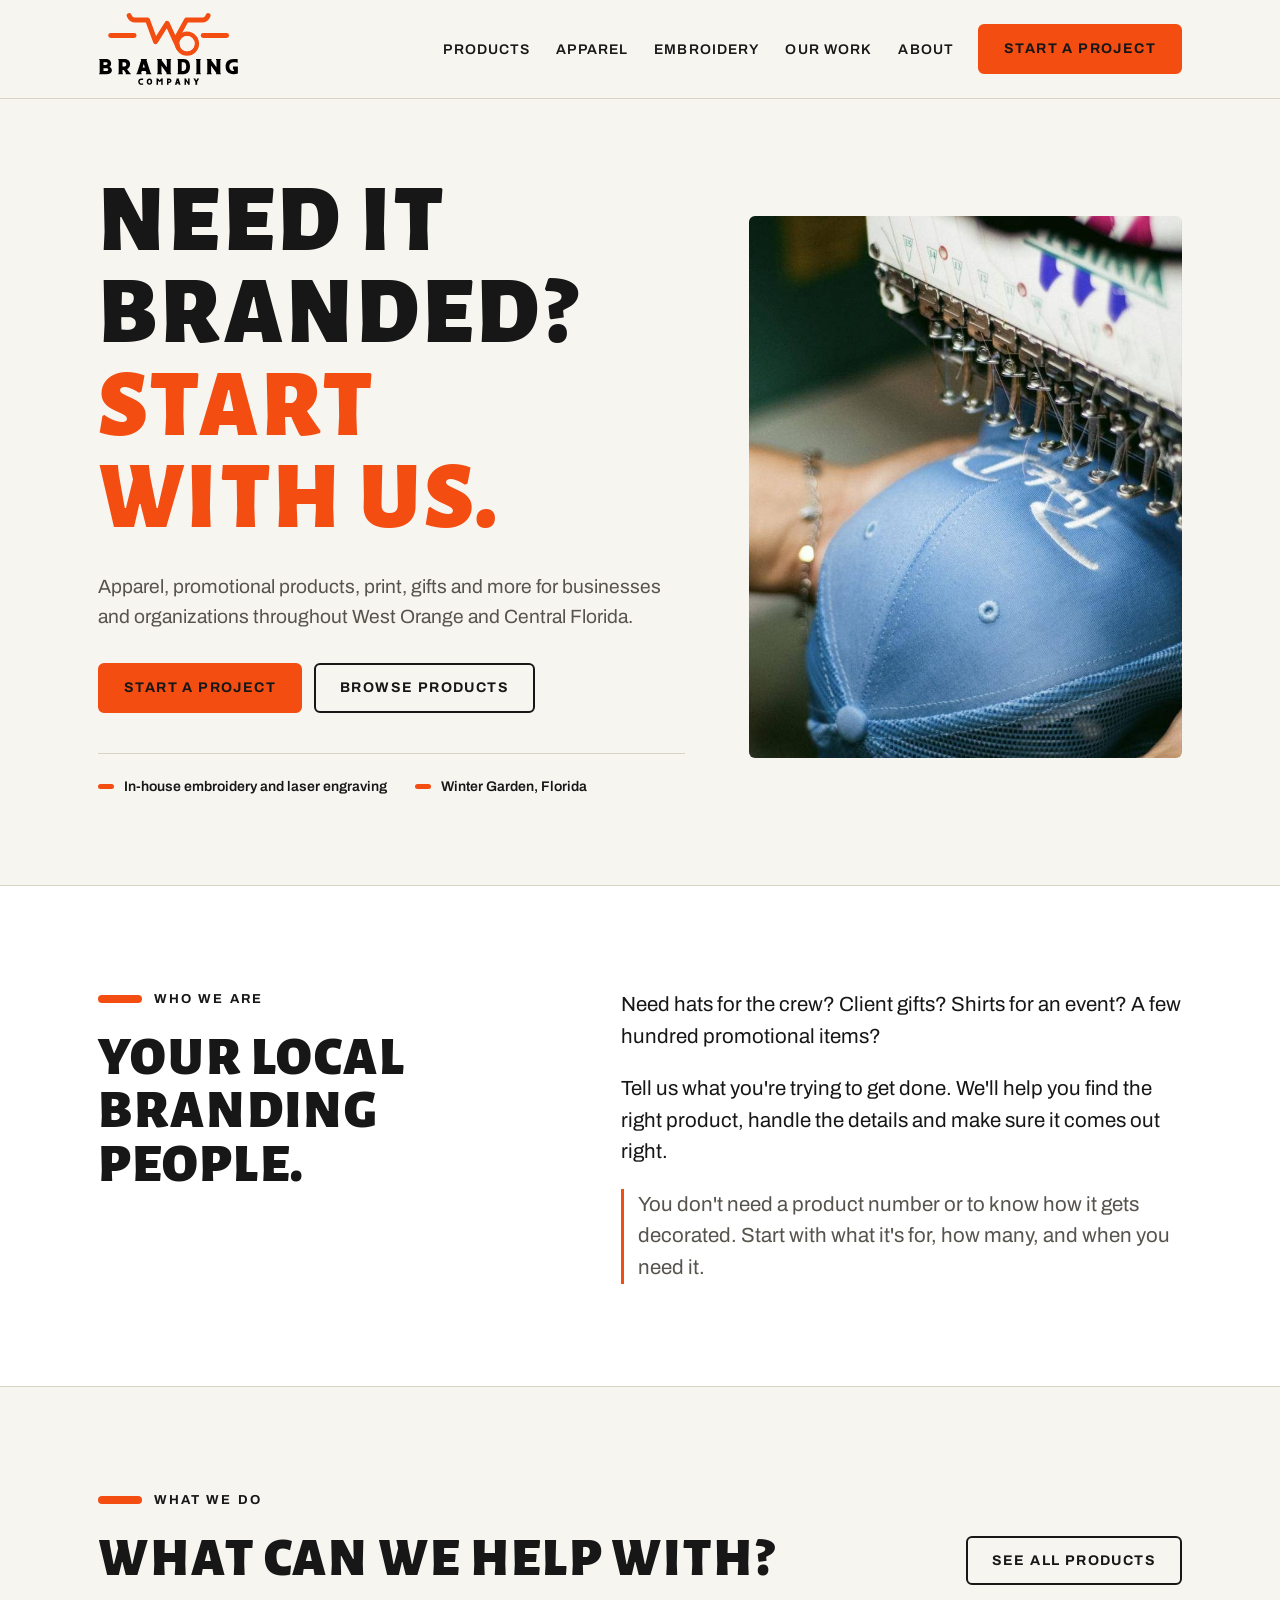
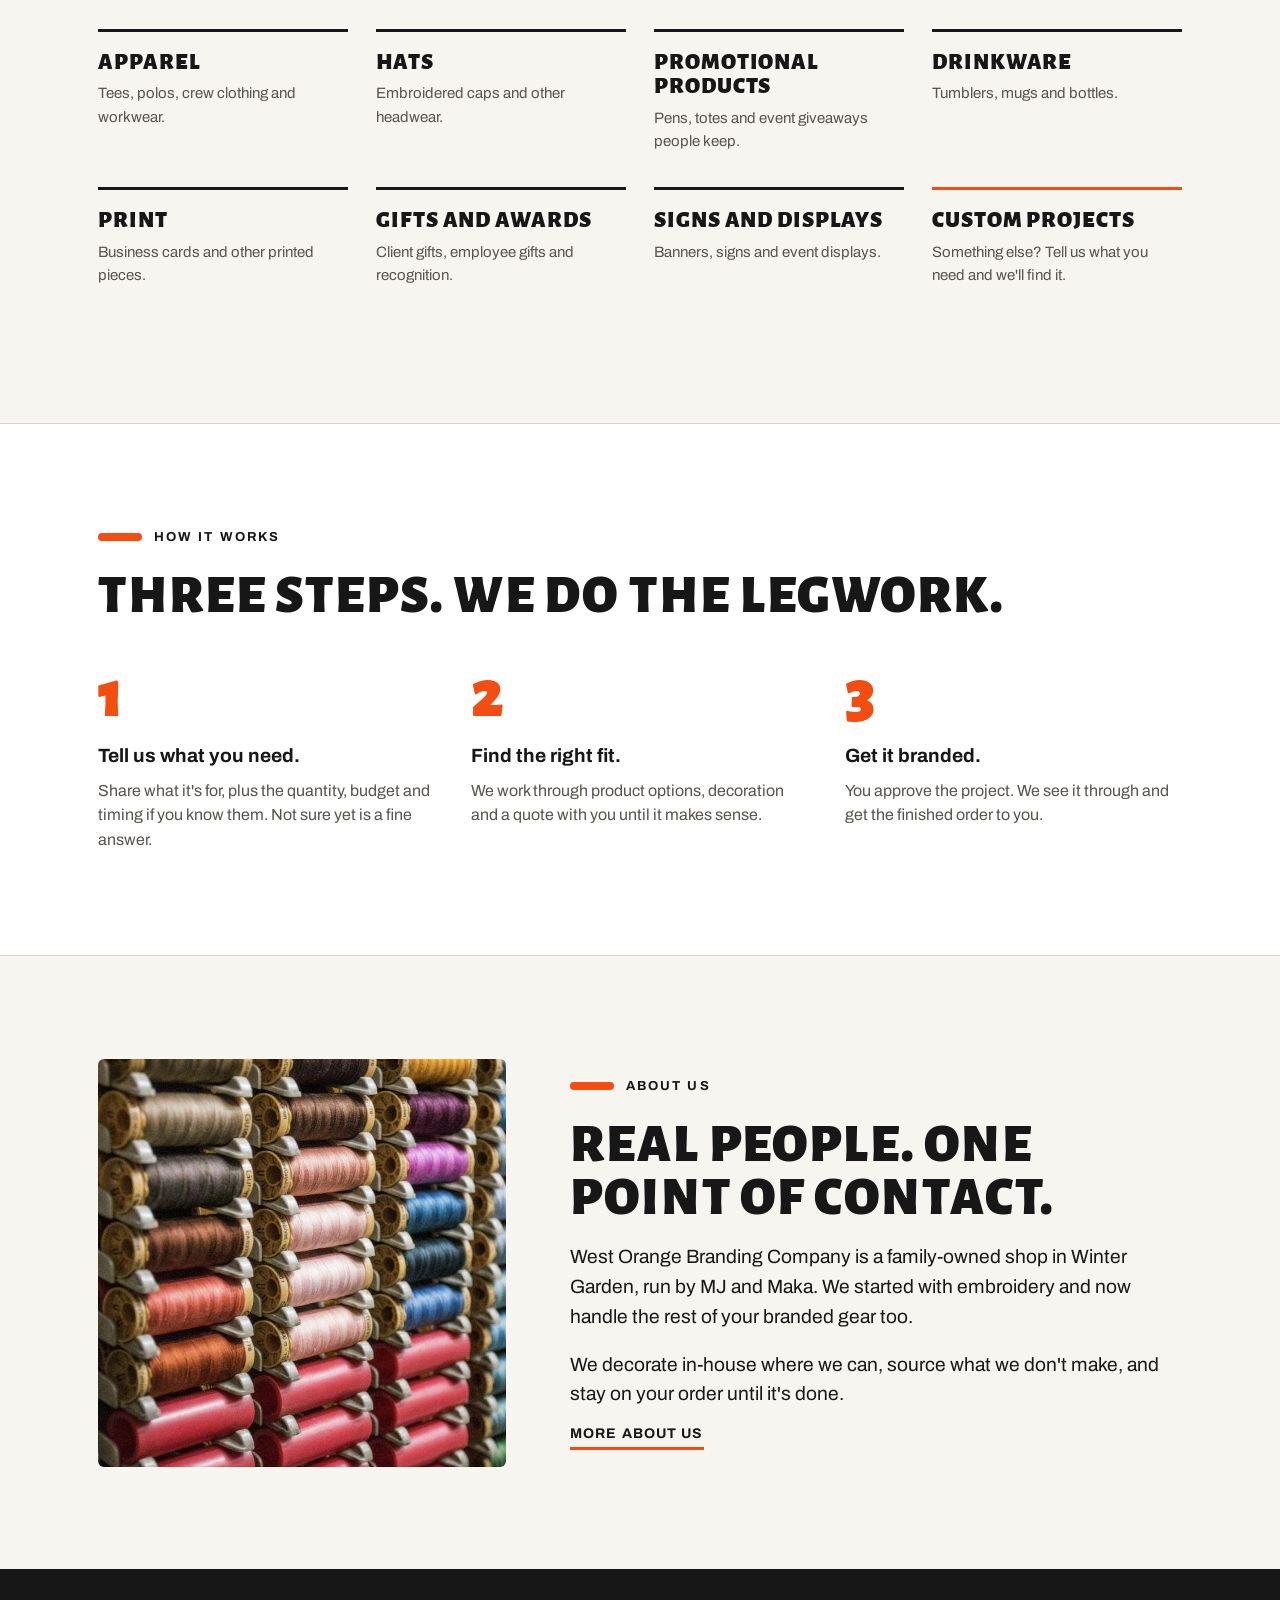
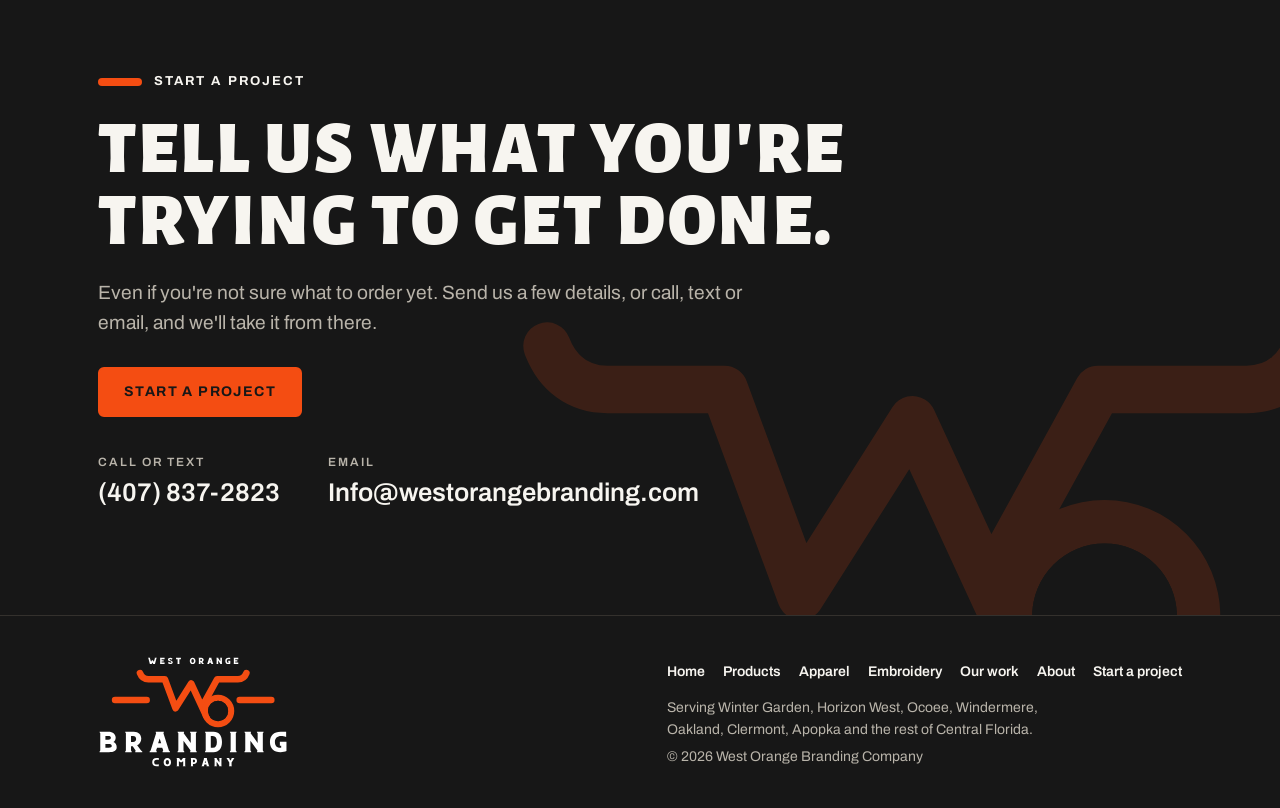
<file: index.html>
<!doctype html>
<html lang="en">
<head>
<meta charset="utf-8">
<meta name="viewport" content="width=device-width,initial-scale=1,viewport-fit=cover">
<title>Custom Apparel &amp; Promotional Products in Winter Garden, FL | West Orange Branding Company</title>
<meta name="description" content="Apparel, promotional products, print, gifts and more for businesses and organizations throughout West Orange and Central Florida. Tell us what you need and we&#x27;ll handle it.">
<link rel="canonical" href="https://www.westorangebranding.com/">
<meta property="og:type" content="website">
<meta property="og:site_name" content="West Orange Branding Company">
<meta property="og:title" content="Custom Apparel &amp; Promotional Products in Winter Garden, FL">
<meta property="og:description" content="Apparel, promotional products, print, gifts and more for businesses and organizations throughout West Orange and Central Florida. Tell us what you need and we&#x27;ll handle it.">
<meta property="og:url" content="https://www.westorangebranding.com/">
<meta property="og:image" content="https://www.westorangebranding.com/share.png">
<meta name="twitter:card" content="summary_large_image">
<script type="application/ld+json">{"@context": "https://schema.org", "@type": "LocalBusiness", "name": "West Orange Branding Company", "url": "https://www.westorangebranding.com/", "telephone": "+1-407-837-2823", "email": "info@westorangebranding.com", "image": "https://www.westorangebranding.com/share.png", "logo": "https://www.westorangebranding.com/logo-header.svg", "description": "Custom apparel, embroidery, promotional products, print and gifts for businesses and organizations in West Orange and Central Florida.", "address": {"@type": "PostalAddress", "addressLocality": "Winter Garden", "addressRegion": "FL", "addressCountry": "US"}, "areaServed": [{"@type": "City", "name": "Winter Garden"}, {"@type": "City", "name": "Horizon West"}, {"@type": "City", "name": "Ocoee"}, {"@type": "City", "name": "Windermere"}, {"@type": "City", "name": "Oakland"}, {"@type": "City", "name": "Clermont"}, {"@type": "City", "name": "Apopka"}, {"@type": "City", "name": "Orlando"}]}</script>
<link rel="icon" type="image/svg+xml" href="favicon.svg">
<link rel="preconnect" href="https://fonts.googleapis.com">
<link rel="preconnect" href="https://fonts.gstatic.com" crossorigin>
<link rel="stylesheet" href="https://fonts.googleapis.com/css2?family=Alegreya+Sans:wght@800;900&family=Archivo:wght@400;500;600;700&display=swap">
<link rel="stylesheet" href="styles.css">
</head>
<body>
<div class="site">
<header class="site-header">
  <div class="wrap">
    <a class="brand" href="index.html" aria-label="West Orange Branding Company, home"><img src="logo-header.svg" alt="WO Branding Company" width="141" height="74"></a>
    <ul class="nav-links"><li><a href="products.html">Products</a></li><li><a href="apparel.html">Apparel</a></li><li><a href="https://westorangeembroidery.com/">Embroidery</a></li><li><a href="our-work.html">Our work</a></li><li><a href="about.html">About</a></li></ul>
    <a class="btn btn-primary" href="start-a-project.html">Start a project</a>
  </div>
</header>
<main>
<section class="hero">
  <div class="wrap">
    <div>
      <h1 class="display">Need it branded? <em>Start with us.</em></h1>
      <p class="lede">Apparel, promotional products, print, gifts and more for businesses and organizations throughout West Orange and Central Florida.</p>
      <div class="actions">
        <a class="btn btn-primary" href="start-a-project.html">Start a project</a>
        <a class="btn btn-ghost" href="products.html">Browse products</a>
      </div>
      <ul class="facts">
        <li>In-house embroidery and laser engraving</li>
        <li>Winter Garden, Florida</li>
      </ul>
    </div>
    <div class="slot r45 has-img"><img src="home-hero.jpg" alt="Embroidery machine stitching a logo onto a cap" width="720" height="900" fetchpriority="high"></div>
  </div>
</section>

<section class="alt">
  <div class="wrap two">
    <div>
      <p class="marker">Who we are</p>
      <h2 class="display">Your local branding people.</h2>
    </div>
    <div class="big">
      <p>Need hats for the crew? Client gifts? Shirts for an event? A few hundred promotional items?</p>
      <p>Tell us what you're trying to get done. We'll help you find the right product, handle the details and make sure it comes out right.</p>
      <p class="aside-note">You don't need a product number or to know how it gets decorated. Start with what it's for, how many, and when you need it.</p>
    </div>
  </div>
</section>

<section>
  <div class="wrap">
    <div class="head-row">
      <div>
        <p class="marker">What we do</p>
        <h2 class="display">What can we help with?</h2>
      </div>
      <a class="btn btn-ghost" href="products.html">See all products</a>
    </div>
    <div class="tiles">
      <a class="tile" href="apparel.html"><h3>Apparel</h3><p>Tees, polos, crew clothing and workwear.</p></a>
      <a class="tile" href="https://shop.westorangebranding.com/products?q=hats"><h3>Hats</h3><p>Embroidered caps and other headwear.</p></a>
      <a class="tile" href="https://shop.westorangebranding.com/products?q=pens"><h3>Promotional products</h3><p>Pens, totes and event giveaways people keep.</p></a>
      <a class="tile" href="https://shop.westorangebranding.com/products?q=drinkware"><h3>Drinkware</h3><p>Tumblers, mugs and bottles.</p></a>
      <a class="tile" href="start-a-project.html"><h3>Print</h3><p>Business cards and other printed pieces.</p></a>
      <a class="tile" href="https://shop.westorangebranding.com/products?q=awards"><h3>Gifts and awards</h3><p>Client gifts, employee gifts and recognition.</p></a>
      <a class="tile" href="https://shop.westorangebranding.com/products?q=banners"><h3>Signs and displays</h3><p>Banners, signs and event displays.</p></a>
      <a class="tile accent" href="start-a-project.html"><h3>Custom projects</h3><p>Something else? Tell us what you need and we'll find it.</p></a>
    </div>
  </div>
</section>

<section class="alt">
  <div class="wrap">
    <p class="marker">How it works</p>
    <h2 class="display">Three steps. We do the legwork.</h2>
    <ol class="steps">
      <li><h3>Tell us what you need.</h3><p>Share what it's for, plus the quantity, budget and timing if you know them. Not sure yet is a fine answer.</p></li>
      <li><h3>Find the right fit.</h3><p>We work through product options, decoration and a quote with you until it makes sense.</p></li>
      <li><h3>Get it branded.</h3><p>You approve the project. We see it through and get the finished order to you.</p></li>
    </ol>
  </div>
</section>

<section>
  <div class="wrap two media">
    <div class="slot r11 has-img"><img src="home-about.jpg" alt="Wall of embroidery thread spools in many colors" width="720" height="720" loading="lazy" decoding="async"></div>
    <div class="prose">
      <p class="marker">About us</p>
      <h2 class="display">Real people. One point of contact.</h2>
      <p>West Orange Branding Company is a family-owned shop in Winter Garden, run by MJ and Maka. We started with embroidery and now handle the rest of your branded gear too.</p>
      <p>We decorate in-house where we can, source what we don't make, and stay on your order until it's done.</p>
      <a class="more" href="about.html">More about us</a>
    </div>
  </div>
</section>
<section class="dark close">
  <div class="wrap">
    <p class="marker">Start a project</p>
    <h2 class="display">Tell us what you're trying to get done.</h2>
    <p class="lede">Even if you're not sure what to order yet. Send us a few details, or call, text or email, and we'll take it from there.</p>
    <div class="actions"><a class="btn btn-primary" href="start-a-project.html">Start a project</a></div>
    <dl class="contact">
      <div><dt>Call or text</dt><dd><a href="tel:+14078372823">(407) 837-2823</a></dd></div>
      <div><dt>Email</dt><dd><a href="mailto:Info@westorangebranding.com">Info@westorangebranding.com</a></dd></div>
    </dl>
  </div>
</section></main>
<footer class="dark">
  <div class="wrap">
    <img src="logo-footer.svg" alt="West Orange Branding Company" width="190" height="112">
    <div>
      <ul class="foot-links"><li><a href="index.html">Home</a></li><li><a href="products.html">Products</a></li><li><a href="apparel.html">Apparel</a></li><li><a href="https://westorangeembroidery.com/">Embroidery</a></li><li><a href="our-work.html">Our work</a></li><li><a href="about.html">About</a></li><li><a href="start-a-project.html">Start a project</a></li></ul>
      <p>Serving Winter Garden, Horizon West, Ocoee, Windermere, Oakland, Clermont, Apopka and the rest of Central Florida.</p>
      <p>&copy; 2026 West Orange Branding Company</p>
    </div>
  </div>
</footer></div>
</body>
</html>
</file>
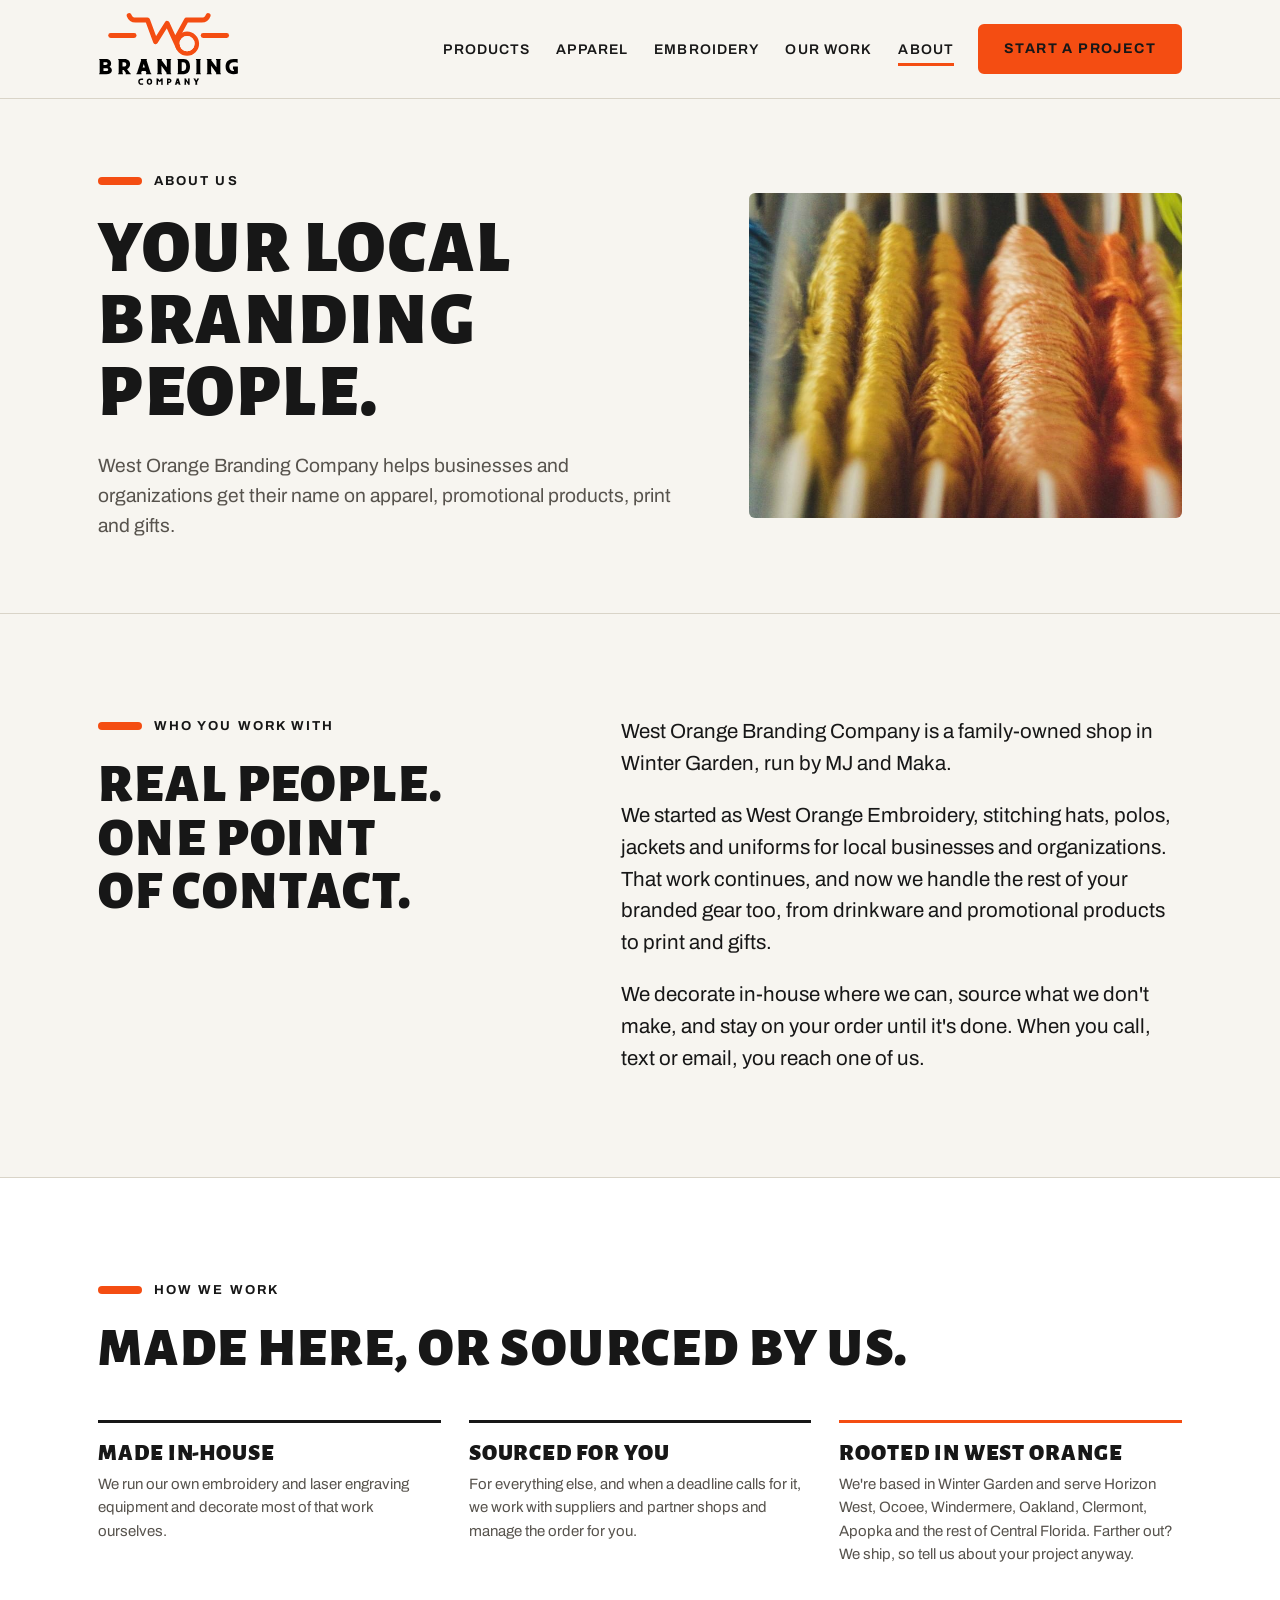
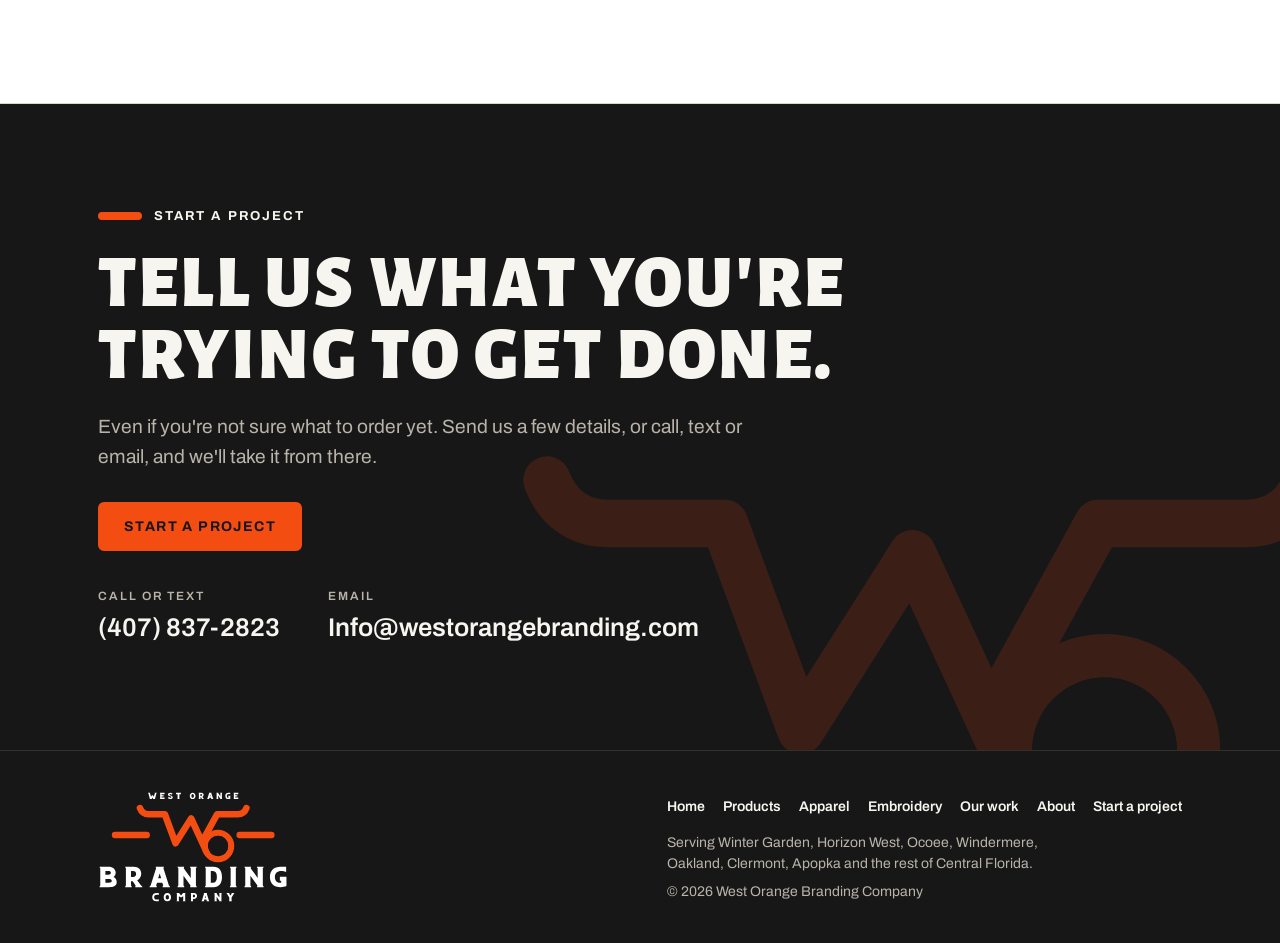
<file: about.html>
<!doctype html>
<html lang="en">
<head>
<meta charset="utf-8">
<meta name="viewport" content="width=device-width,initial-scale=1,viewport-fit=cover">
<title>About Us | West Orange Branding Company</title>
<meta name="description" content="West Orange Branding Company is a locally owned branding company in Winter Garden, Florida, serving businesses and organizations across West Orange and Central Florida.">
<link rel="canonical" href="https://www.westorangebranding.com/about.html">
<meta property="og:type" content="website">
<meta property="og:site_name" content="West Orange Branding Company">
<meta property="og:title" content="About Us">
<meta property="og:description" content="West Orange Branding Company is a locally owned branding company in Winter Garden, Florida, serving businesses and organizations across West Orange and Central Florida.">
<meta property="og:url" content="https://www.westorangebranding.com/about.html">
<meta property="og:image" content="https://www.westorangebranding.com/share.png">
<meta name="twitter:card" content="summary_large_image">
<link rel="icon" type="image/svg+xml" href="favicon.svg">
<link rel="preconnect" href="https://fonts.googleapis.com">
<link rel="preconnect" href="https://fonts.gstatic.com" crossorigin>
<link rel="stylesheet" href="https://fonts.googleapis.com/css2?family=Alegreya+Sans:wght@800;900&family=Archivo:wght@400;500;600;700&display=swap">
<link rel="stylesheet" href="styles.css">
</head>
<body>
<div class="site">
<header class="site-header">
  <div class="wrap">
    <a class="brand" href="index.html" aria-label="West Orange Branding Company, home"><img src="logo-header.svg" alt="WO Branding Company" width="141" height="74"></a>
    <ul class="nav-links"><li><a href="products.html">Products</a></li><li><a href="apparel.html">Apparel</a></li><li><a href="https://westorangeembroidery.com/">Embroidery</a></li><li><a href="our-work.html">Our work</a></li><li><a href="about.html" aria-current="page">About</a></li></ul>
    <a class="btn btn-primary" href="start-a-project.html">Start a project</a>
  </div>
</header>
<main>
<section class="page-hero split">
  <div class="wrap">
    <div>
      <p class="marker">About us</p>
      <h1 class="display">Your local branding people.</h1>
      <p class="lede">West Orange Branding Company helps businesses and organizations get their name on apparel, promotional products, print and gifts.</p>
    </div>
    <div class="slot r43 has-img"><img src="about-hero.jpg" alt="Close-up of embroidery thread in gold and orange" width="800" height="600" fetchpriority="high"></div>
  </div>
</section>

<section>
  <div class="wrap two">
    <div>
      <p class="marker">Who you work with</p>
      <h2 class="display">Real people. One point of contact.</h2>
    </div>
    <div class="big">
      <p>West Orange Branding Company is a family-owned shop in Winter Garden, run by MJ and Maka.</p>
      <p>We started as West Orange Embroidery, stitching hats, polos, jackets and uniforms for local businesses and organizations. That work continues, and now we handle the rest of your branded gear too, from drinkware and promotional products to print and gifts.</p>
      <p>We decorate in-house where we can, source what we don't make, and stay on your order until it's done. When you call, text or email, you reach one of us.</p>
      
    </div>
  </div>
</section>

<section class="alt">
  <div class="wrap">
    <p class="marker">How we work</p>
    <h2 class="display">Made here, or sourced by us.</h2>
    <div class="tiles three">
      <div class="tile"><h3>Made in-house</h3><p>We run our own embroidery and laser engraving equipment and decorate most of that work ourselves.</p></div>
      <div class="tile"><h3>Sourced for you</h3><p>For everything else, and when a deadline calls for it, we work with suppliers and partner shops and manage the order for you.</p></div>
      <div class="tile accent"><h3>Rooted in West Orange</h3><p>We're based in Winter Garden and serve Horizon West, Ocoee, Windermere, Oakland, Clermont, Apopka and the rest of Central Florida. Farther out? We ship, so tell us about your project anyway.</p></div>
    </div>
  </div>
</section>
<section class="dark close">
  <div class="wrap">
    <p class="marker">Start a project</p>
    <h2 class="display">Tell us what you're trying to get done.</h2>
    <p class="lede">Even if you're not sure what to order yet. Send us a few details, or call, text or email, and we'll take it from there.</p>
    <div class="actions"><a class="btn btn-primary" href="start-a-project.html">Start a project</a></div>
    <dl class="contact">
      <div><dt>Call or text</dt><dd><a href="tel:+14078372823">(407) 837-2823</a></dd></div>
      <div><dt>Email</dt><dd><a href="mailto:Info@westorangebranding.com">Info@westorangebranding.com</a></dd></div>
    </dl>
  </div>
</section></main>
<footer class="dark">
  <div class="wrap">
    <img src="logo-footer.svg" alt="West Orange Branding Company" width="190" height="112">
    <div>
      <ul class="foot-links"><li><a href="index.html">Home</a></li><li><a href="products.html">Products</a></li><li><a href="apparel.html">Apparel</a></li><li><a href="https://westorangeembroidery.com/">Embroidery</a></li><li><a href="our-work.html">Our work</a></li><li><a href="about.html">About</a></li><li><a href="start-a-project.html">Start a project</a></li></ul>
      <p>Serving Winter Garden, Horizon West, Ocoee, Windermere, Oakland, Clermont, Apopka and the rest of Central Florida.</p>
      <p>&copy; 2026 West Orange Branding Company</p>
    </div>
  </div>
</footer></div>
</body>
</html>
</file>
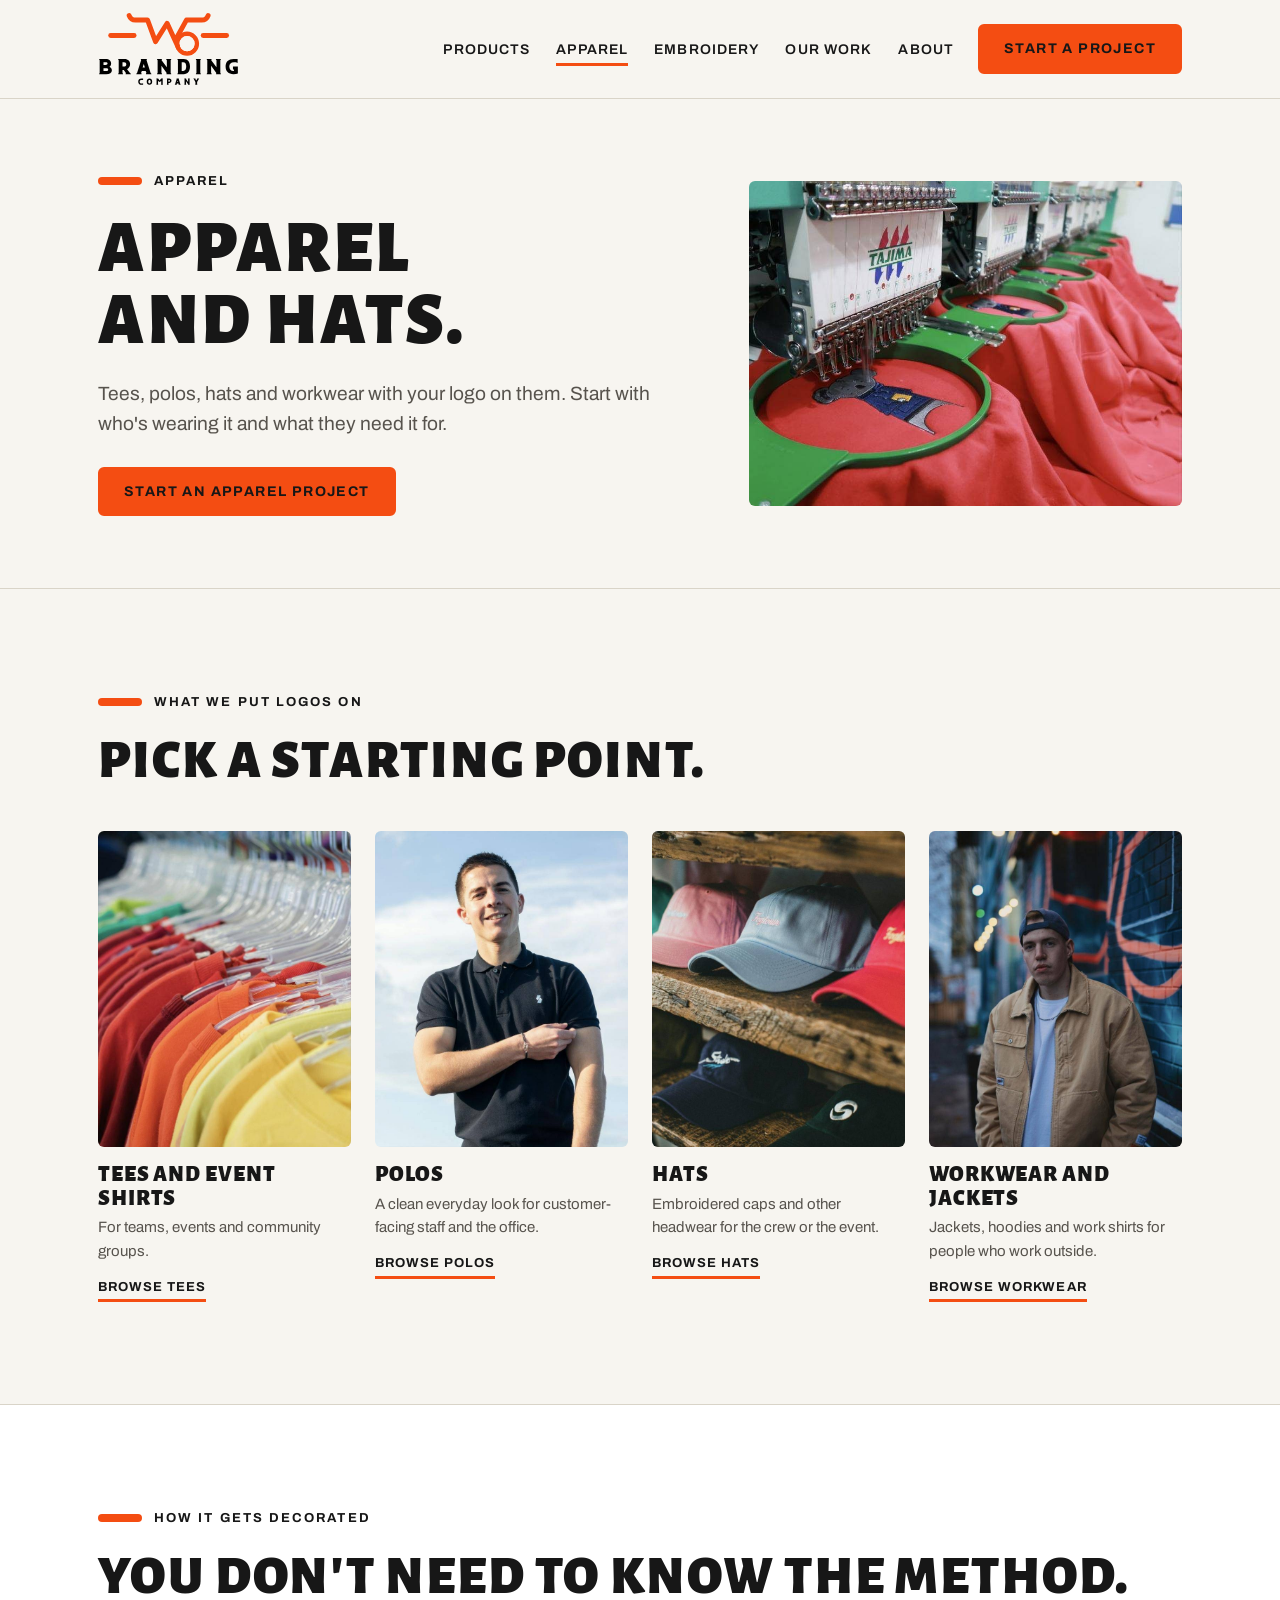
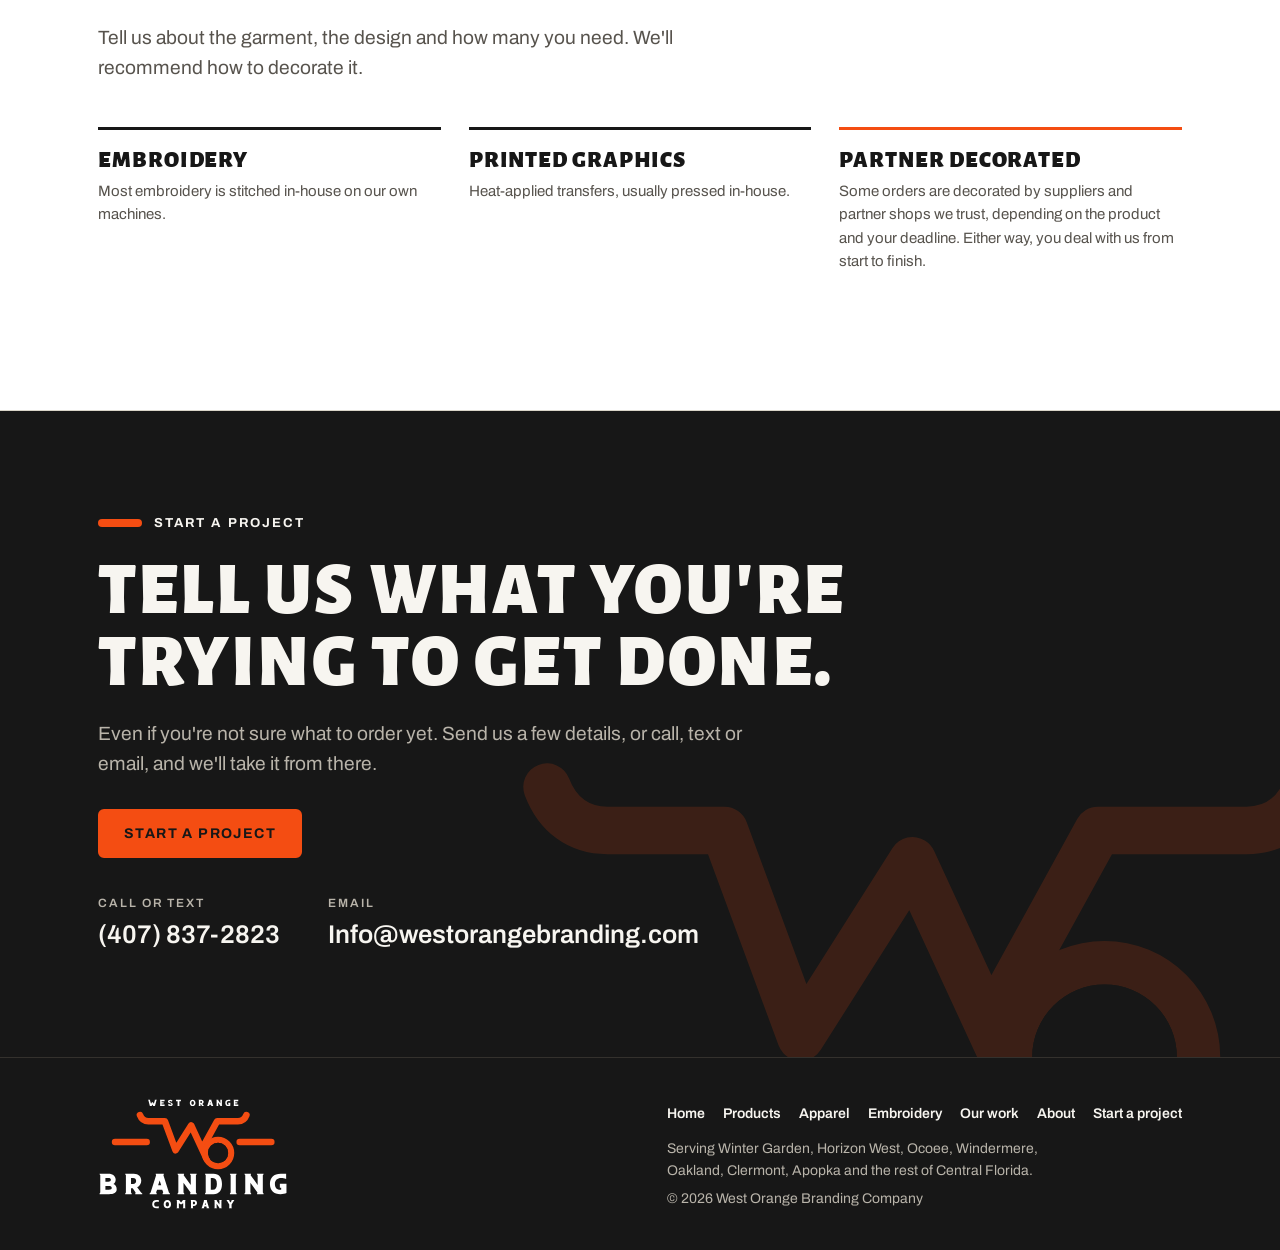
<file: apparel.html>
<!doctype html>
<html lang="en">
<head>
<meta charset="utf-8">
<meta name="viewport" content="width=device-width,initial-scale=1,viewport-fit=cover">
<title>Custom Embroidered Apparel &amp; Hats in Winter Garden, FL | West Orange Branding Company</title>
<meta name="description" content="Custom tees, polos, hats and workwear with your logo. In-house embroidery in Winter Garden, Florida.">
<link rel="canonical" href="https://www.westorangebranding.com/apparel.html">
<meta property="og:type" content="website">
<meta property="og:site_name" content="West Orange Branding Company">
<meta property="og:title" content="Custom Embroidered Apparel &amp; Hats in Winter Garden, FL">
<meta property="og:description" content="Custom tees, polos, hats and workwear with your logo. In-house embroidery in Winter Garden, Florida.">
<meta property="og:url" content="https://www.westorangebranding.com/apparel.html">
<meta property="og:image" content="https://www.westorangebranding.com/share.png">
<meta name="twitter:card" content="summary_large_image">
<link rel="icon" type="image/svg+xml" href="favicon.svg">
<link rel="preconnect" href="https://fonts.googleapis.com">
<link rel="preconnect" href="https://fonts.gstatic.com" crossorigin>
<link rel="stylesheet" href="https://fonts.googleapis.com/css2?family=Alegreya+Sans:wght@800;900&family=Archivo:wght@400;500;600;700&display=swap">
<link rel="stylesheet" href="styles.css">
</head>
<body>
<div class="site">
<header class="site-header">
  <div class="wrap">
    <a class="brand" href="index.html" aria-label="West Orange Branding Company, home"><img src="logo-header.svg" alt="WO Branding Company" width="141" height="74"></a>
    <ul class="nav-links"><li><a href="products.html">Products</a></li><li><a href="apparel.html" aria-current="page">Apparel</a></li><li><a href="https://westorangeembroidery.com/">Embroidery</a></li><li><a href="our-work.html">Our work</a></li><li><a href="about.html">About</a></li></ul>
    <a class="btn btn-primary" href="start-a-project.html">Start a project</a>
  </div>
</header>
<main>
<section class="page-hero split">
  <div class="wrap">
    <div>
      <p class="marker">Apparel</p>
      <h1 class="display">Apparel and hats.</h1>
      <p class="lede">Tees, polos, hats and workwear with your logo on them. Start with who's wearing it and what they need it for.</p>
      <div class="actions"><a class="btn btn-primary" href="start-a-project.html">Start an apparel project</a></div>
    </div>
    <div class="slot r43 has-img"><img src="apparel-hero.jpg" alt="Multi-head embroidery machine stitching shirts" width="800" height="600" fetchpriority="high"></div>
  </div>
</section>

<section>
  <div class="wrap">
    <p class="marker">What we put logos on</p>
    <h2 class="display">Pick a starting point.</h2>
    <div class="cards">
      <a class="card" id="tees" href="https://shop.westorangebranding.com/products?q=t-shirts"><div class="slot r45 has-img"><img src="apparel-tees.jpg" alt="Rack of t-shirts in bright colors" width="720" height="900" loading="lazy" decoding="async"></div><h3>Tees and event shirts</h3><p>For teams, events and community groups.</p><span class="more">Browse tees</span></a>
      <a class="card" id="polos" href="https://shop.westorangebranding.com/products?q=polos"><div class="slot r45 has-img"><img src="apparel-polos.jpg" alt="Man wearing a black polo with a small chest logo" width="720" height="900" loading="lazy" decoding="async"></div><h3>Polos</h3><p>A clean everyday look for customer-facing staff and the office.</p><span class="more">Browse polos</span></a>
      <a class="card" id="hats" href="https://shop.westorangebranding.com/products?q=hats"><div class="slot r45 has-img"><img src="apparel-hats.jpg" alt="Embroidered caps on a wooden shelf" width="720" height="900" loading="lazy" decoding="async"></div><h3>Hats</h3><p>Embroidered caps and other headwear for the crew or the event.</p><span class="more">Browse hats</span></a>
      <a class="card" id="workwear" href="https://shop.westorangebranding.com/products?q=jackets"><div class="slot r45 has-img"><img src="apparel-workwear.jpg" alt="Man wearing a canvas work jacket" width="720" height="900" loading="lazy" decoding="async"></div><h3>Workwear and jackets</h3><p>Jackets, hoodies and work shirts for people who work outside.</p><span class="more">Browse workwear</span></a>
    </div>
  </div>
</section>

<section class="alt">
  <div class="wrap">
    <p class="marker">How it gets decorated</p>
    <h2 class="display">You don't need to know the method.</h2>
    <p class="lede" style="margin-top:20px">Tell us about the garment, the design and how many you need. We'll recommend how to decorate it.</p>
    <div class="tiles three">
      <div class="tile"><h3>Embroidery</h3><p>Most embroidery is stitched in-house on our own machines.</p></div>
      <div class="tile"><h3>Printed graphics</h3><p>Heat-applied transfers, usually pressed in-house.</p></div>
      <div class="tile accent"><h3>Partner decorated</h3><p>Some orders are decorated by suppliers and partner shops we trust, depending on the product and your deadline. Either way, you deal with us from start to finish.</p></div>
    </div>
    
  </div>
</section>
<section class="dark close">
  <div class="wrap">
    <p class="marker">Start a project</p>
    <h2 class="display">Tell us what you're trying to get done.</h2>
    <p class="lede">Even if you're not sure what to order yet. Send us a few details, or call, text or email, and we'll take it from there.</p>
    <div class="actions"><a class="btn btn-primary" href="start-a-project.html">Start a project</a></div>
    <dl class="contact">
      <div><dt>Call or text</dt><dd><a href="tel:+14078372823">(407) 837-2823</a></dd></div>
      <div><dt>Email</dt><dd><a href="mailto:Info@westorangebranding.com">Info@westorangebranding.com</a></dd></div>
    </dl>
  </div>
</section></main>
<footer class="dark">
  <div class="wrap">
    <img src="logo-footer.svg" alt="West Orange Branding Company" width="190" height="112">
    <div>
      <ul class="foot-links"><li><a href="index.html">Home</a></li><li><a href="products.html">Products</a></li><li><a href="apparel.html">Apparel</a></li><li><a href="https://westorangeembroidery.com/">Embroidery</a></li><li><a href="our-work.html">Our work</a></li><li><a href="about.html">About</a></li><li><a href="start-a-project.html">Start a project</a></li></ul>
      <p>Serving Winter Garden, Horizon West, Ocoee, Windermere, Oakland, Clermont, Apopka and the rest of Central Florida.</p>
      <p>&copy; 2026 West Orange Branding Company</p>
    </div>
  </div>
</footer></div>
</body>
</html>
</file>
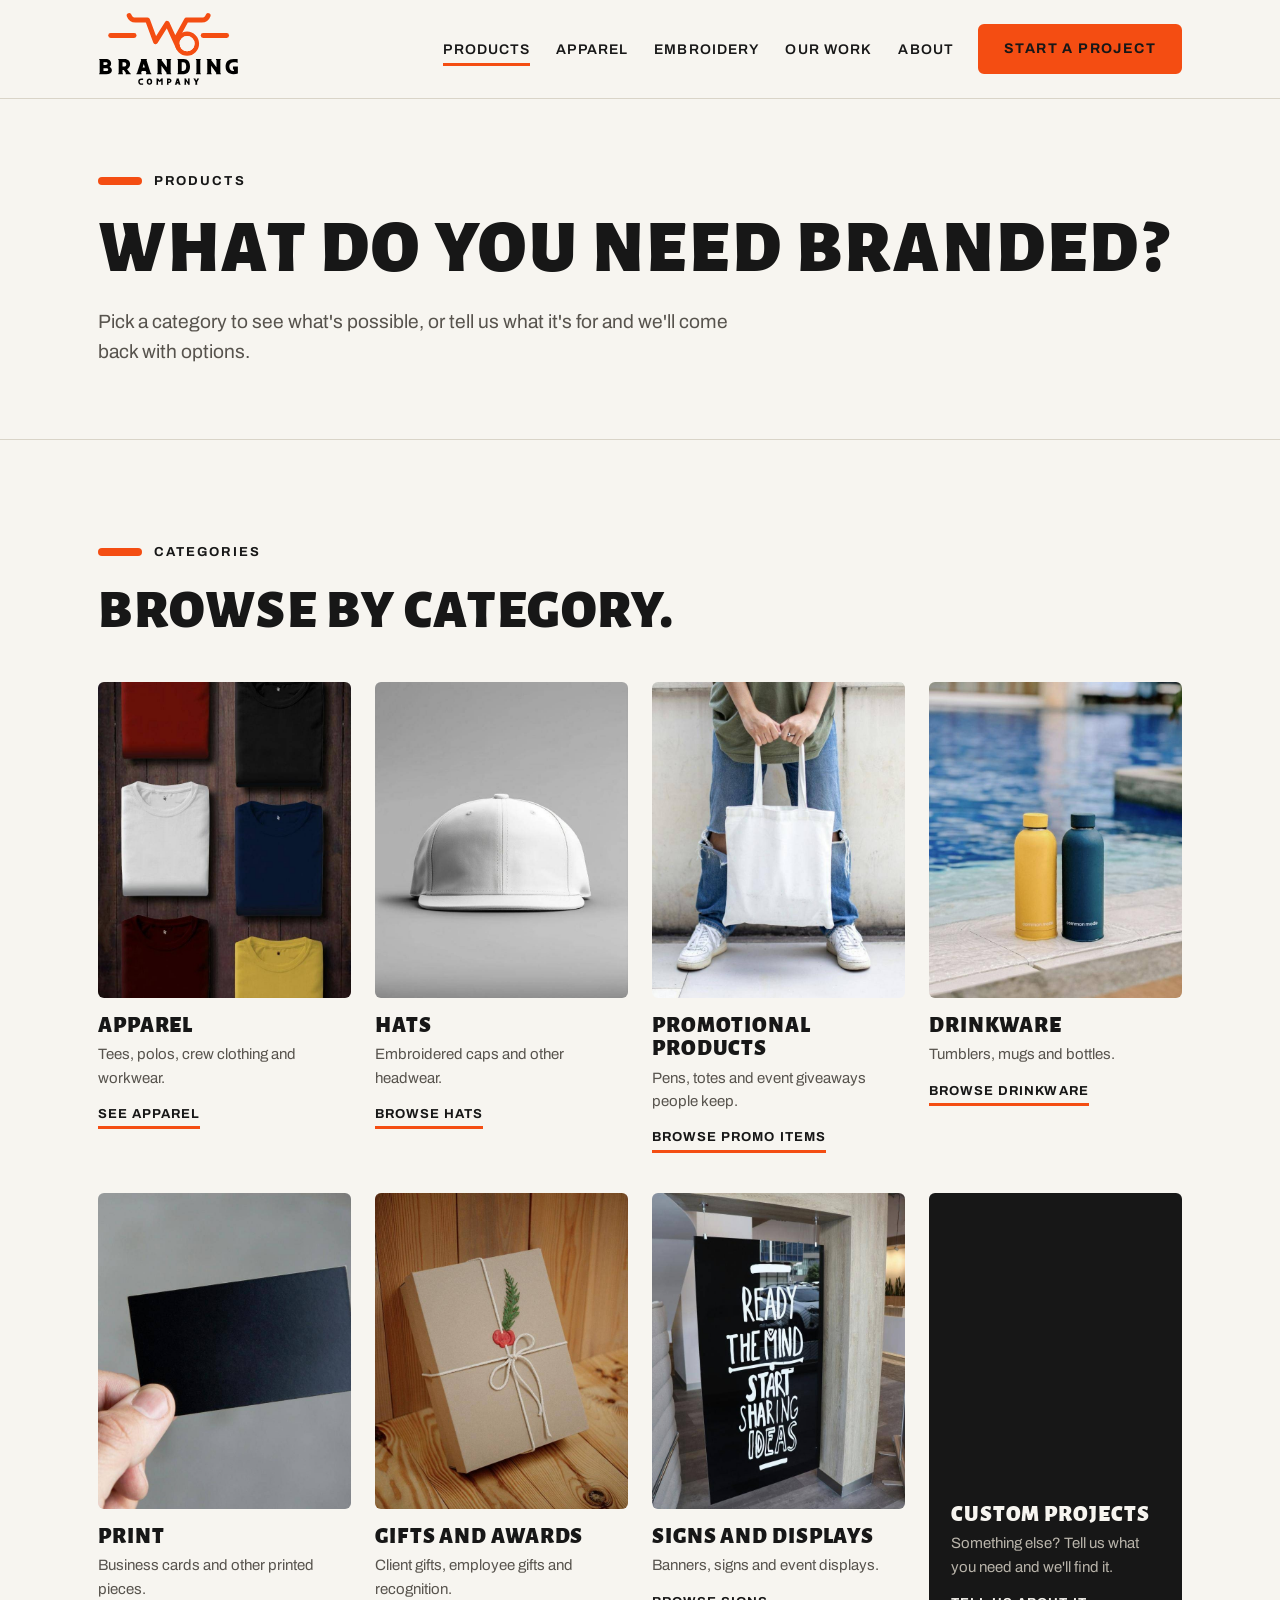
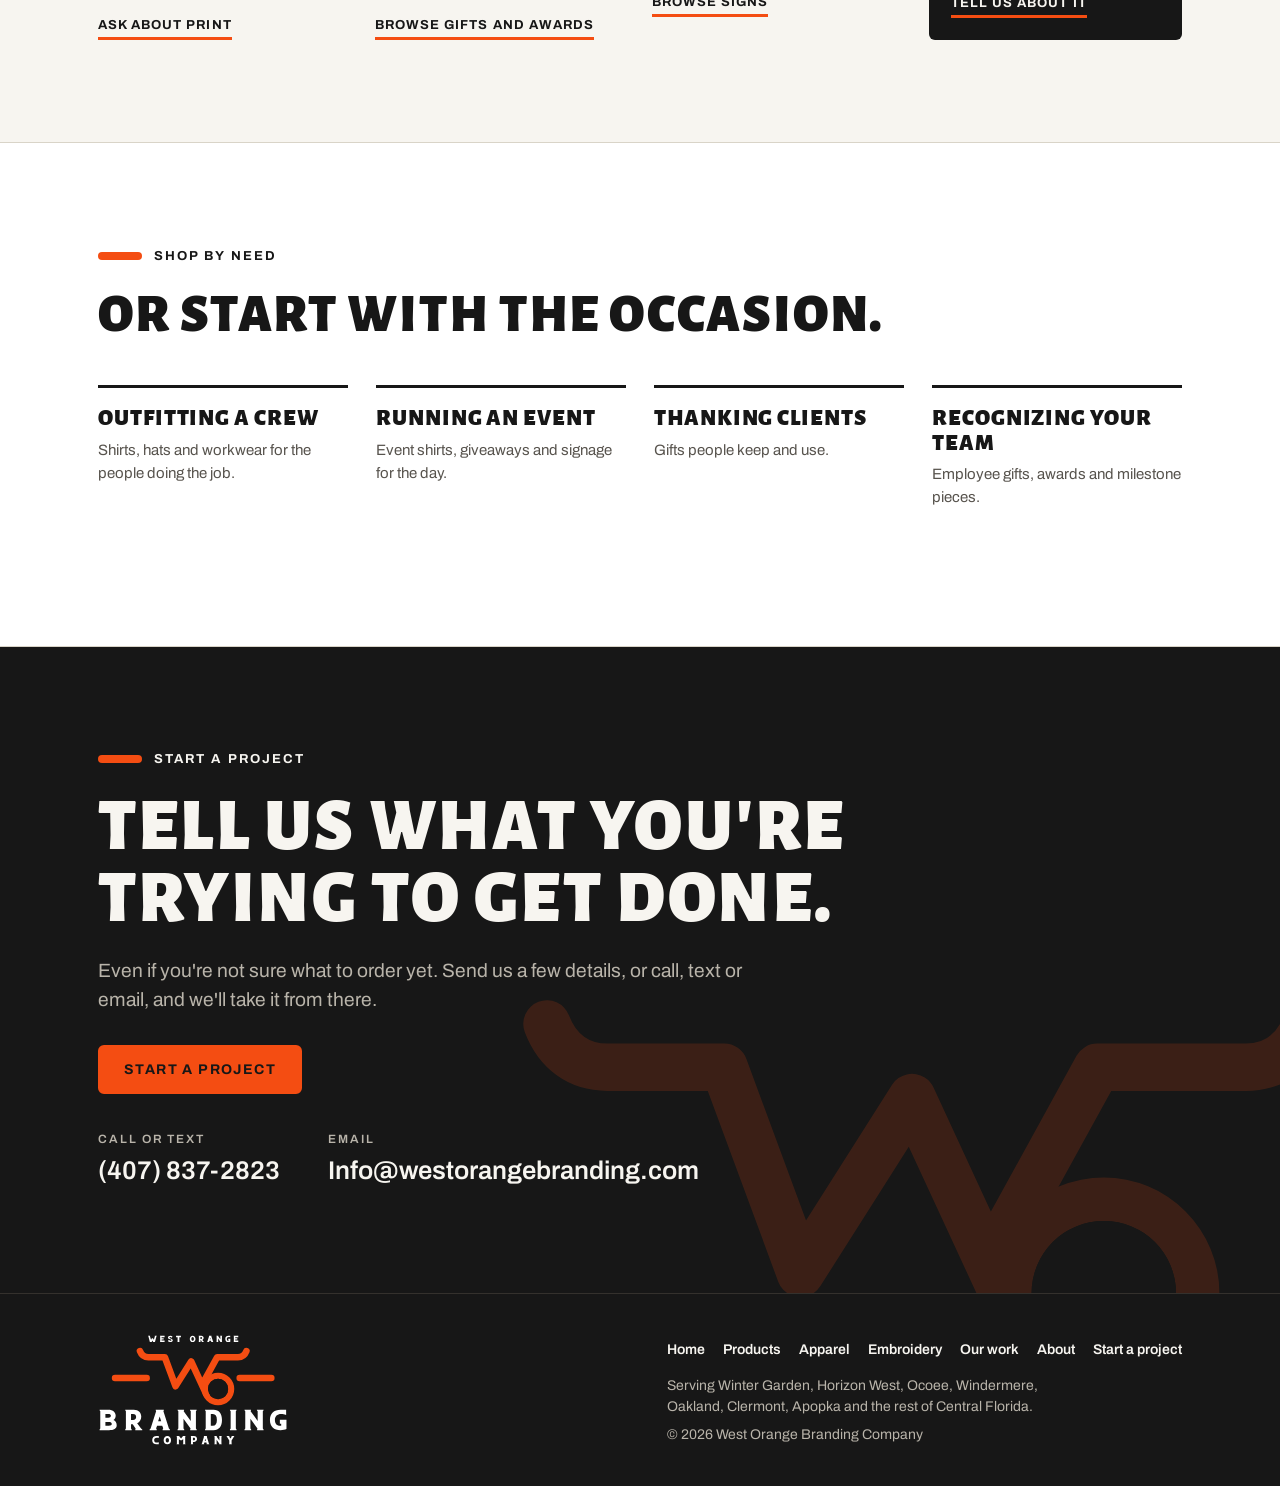
<file: products.html>
<!doctype html>
<html lang="en">
<head>
<meta charset="utf-8">
<meta name="viewport" content="width=device-width,initial-scale=1,viewport-fit=cover">
<title>Promotional Products, Drinkware &amp; Gifts | West Orange Branding Company</title>
<meta name="description" content="Apparel, hats, promotional products, drinkware, print, gifts and signs. Browse by category or tell us what it is for and we will bring you options.">
<link rel="canonical" href="https://www.westorangebranding.com/products.html">
<meta property="og:type" content="website">
<meta property="og:site_name" content="West Orange Branding Company">
<meta property="og:title" content="Promotional Products, Drinkware &amp; Gifts">
<meta property="og:description" content="Apparel, hats, promotional products, drinkware, print, gifts and signs. Browse by category or tell us what it is for and we will bring you options.">
<meta property="og:url" content="https://www.westorangebranding.com/products.html">
<meta property="og:image" content="https://www.westorangebranding.com/share.png">
<meta name="twitter:card" content="summary_large_image">
<link rel="icon" type="image/svg+xml" href="favicon.svg">
<link rel="preconnect" href="https://fonts.googleapis.com">
<link rel="preconnect" href="https://fonts.gstatic.com" crossorigin>
<link rel="stylesheet" href="https://fonts.googleapis.com/css2?family=Alegreya+Sans:wght@800;900&family=Archivo:wght@400;500;600;700&display=swap">
<link rel="stylesheet" href="styles.css">
</head>
<body>
<div class="site">
<header class="site-header">
  <div class="wrap">
    <a class="brand" href="index.html" aria-label="West Orange Branding Company, home"><img src="logo-header.svg" alt="WO Branding Company" width="141" height="74"></a>
    <ul class="nav-links"><li><a href="products.html" aria-current="page">Products</a></li><li><a href="apparel.html">Apparel</a></li><li><a href="https://westorangeembroidery.com/">Embroidery</a></li><li><a href="our-work.html">Our work</a></li><li><a href="about.html">About</a></li></ul>
    <a class="btn btn-primary" href="start-a-project.html">Start a project</a>
  </div>
</header>
<main>
<section class="page-hero">
  <div class="wrap">
    <p class="marker">Products</p>
    <h1 class="display">What do you need branded?</h1>
    <p class="lede">Pick a category to see what's possible, or tell us what it's for and we'll come back with options.</p>
  </div>
</section>

<section>
  <div class="wrap">
    <p class="marker">Categories</p>
    <h2 class="display">Browse by category.</h2>
    
    <div class="cards">
      <a class="card" id="apparel" href="apparel.html"><div class="slot r45 has-img"><img src="cat-apparel.jpg" alt="Folded t-shirts in several colors" width="720" height="900" loading="lazy" decoding="async"></div><h3>Apparel</h3><p>Tees, polos, crew clothing and workwear.</p><span class="more">See apparel</span></a>
      <a class="card" id="hats" href="https://shop.westorangebranding.com/products?q=hats"><div class="slot r45 has-img"><img src="cat-hats.jpg" alt="Blank white baseball cap" width="720" height="900" loading="lazy" decoding="async"></div><h3>Hats</h3><p>Embroidered caps and other headwear.</p><span class="more">Browse hats</span></a>
      <a class="card" id="promotional" href="https://shop.westorangebranding.com/products?q=pens"><div class="slot r45 has-img"><img src="cat-promo.jpg" alt="Person holding a blank canvas tote bag" width="720" height="900" loading="lazy" decoding="async"></div><h3>Promotional products</h3><p>Pens, totes and event giveaways people keep.</p><span class="more">Browse promo items</span></a>
      <a class="card" id="drinkware" href="https://shop.westorangebranding.com/products?q=drinkware"><div class="slot r45 has-img"><img src="cat-drinkware.jpg" alt="Two insulated water bottles on the edge of a pool" width="720" height="900" loading="lazy" decoding="async"></div><h3>Drinkware</h3><p>Tumblers, mugs and bottles.</p><span class="more">Browse drinkware</span></a>
      <a class="card" id="print" href="start-a-project.html"><div class="slot r45 has-img"><img src="cat-print.jpg" alt="Hand holding a blank business card" width="720" height="900" loading="lazy" decoding="async"></div><h3>Print</h3><p>Business cards and other printed pieces.</p><span class="more">Ask about print</span></a>
      <a class="card" id="gifts" href="https://shop.westorangebranding.com/products?q=awards"><div class="slot r45 has-img"><img src="cat-gifts.jpg" alt="Kraft gift box tied with twine" width="720" height="900" loading="lazy" decoding="async"></div><h3>Gifts and awards</h3><p>Client gifts, employee gifts and recognition.</p><span class="more">Browse gifts and awards</span></a>
      <a class="card" id="signs" href="https://shop.westorangebranding.com/products?q=banners"><div class="slot r45 has-img"><img src="cat-signs.jpg" alt="Printed sign displayed in an office lobby" width="720" height="900" loading="lazy" decoding="async"></div><h3>Signs and displays</h3><p>Banners, signs and event displays.</p><span class="more">Browse signs</span></a>
      <a class="card solid" id="custom" href="start-a-project.html"><h3>Custom projects</h3><p>Something else? Tell us what you need and we'll find it.</p><span class="more">Tell us about it</span></a>
    </div>
  </div>
</section>

<section class="alt">
  <div class="wrap">
    <p class="marker">Shop by need</p>
    <h2 class="display">Or start with the occasion.</h2>
    <div class="tiles">
      <a class="tile" href="start-a-project.html"><h3>Outfitting a crew</h3><p>Shirts, hats and workwear for the people doing the job.</p></a>
      <a class="tile" href="start-a-project.html"><h3>Running an event</h3><p>Event shirts, giveaways and signage for the day.</p></a>
      <a class="tile" href="start-a-project.html"><h3>Thanking clients</h3><p>Gifts people keep and use.</p></a>
      <a class="tile" href="start-a-project.html"><h3>Recognizing your team</h3><p>Employee gifts, awards and milestone pieces.</p></a>
    </div>
  </div>
</section>
<section class="dark close">
  <div class="wrap">
    <p class="marker">Start a project</p>
    <h2 class="display">Tell us what you're trying to get done.</h2>
    <p class="lede">Even if you're not sure what to order yet. Send us a few details, or call, text or email, and we'll take it from there.</p>
    <div class="actions"><a class="btn btn-primary" href="start-a-project.html">Start a project</a></div>
    <dl class="contact">
      <div><dt>Call or text</dt><dd><a href="tel:+14078372823">(407) 837-2823</a></dd></div>
      <div><dt>Email</dt><dd><a href="mailto:Info@westorangebranding.com">Info@westorangebranding.com</a></dd></div>
    </dl>
  </div>
</section></main>
<footer class="dark">
  <div class="wrap">
    <img src="logo-footer.svg" alt="West Orange Branding Company" width="190" height="112">
    <div>
      <ul class="foot-links"><li><a href="index.html">Home</a></li><li><a href="products.html">Products</a></li><li><a href="apparel.html">Apparel</a></li><li><a href="https://westorangeembroidery.com/">Embroidery</a></li><li><a href="our-work.html">Our work</a></li><li><a href="about.html">About</a></li><li><a href="start-a-project.html">Start a project</a></li></ul>
      <p>Serving Winter Garden, Horizon West, Ocoee, Windermere, Oakland, Clermont, Apopka and the rest of Central Florida.</p>
      <p>&copy; 2026 West Orange Branding Company</p>
    </div>
  </div>
</footer></div>
</body>
</html>
</file>
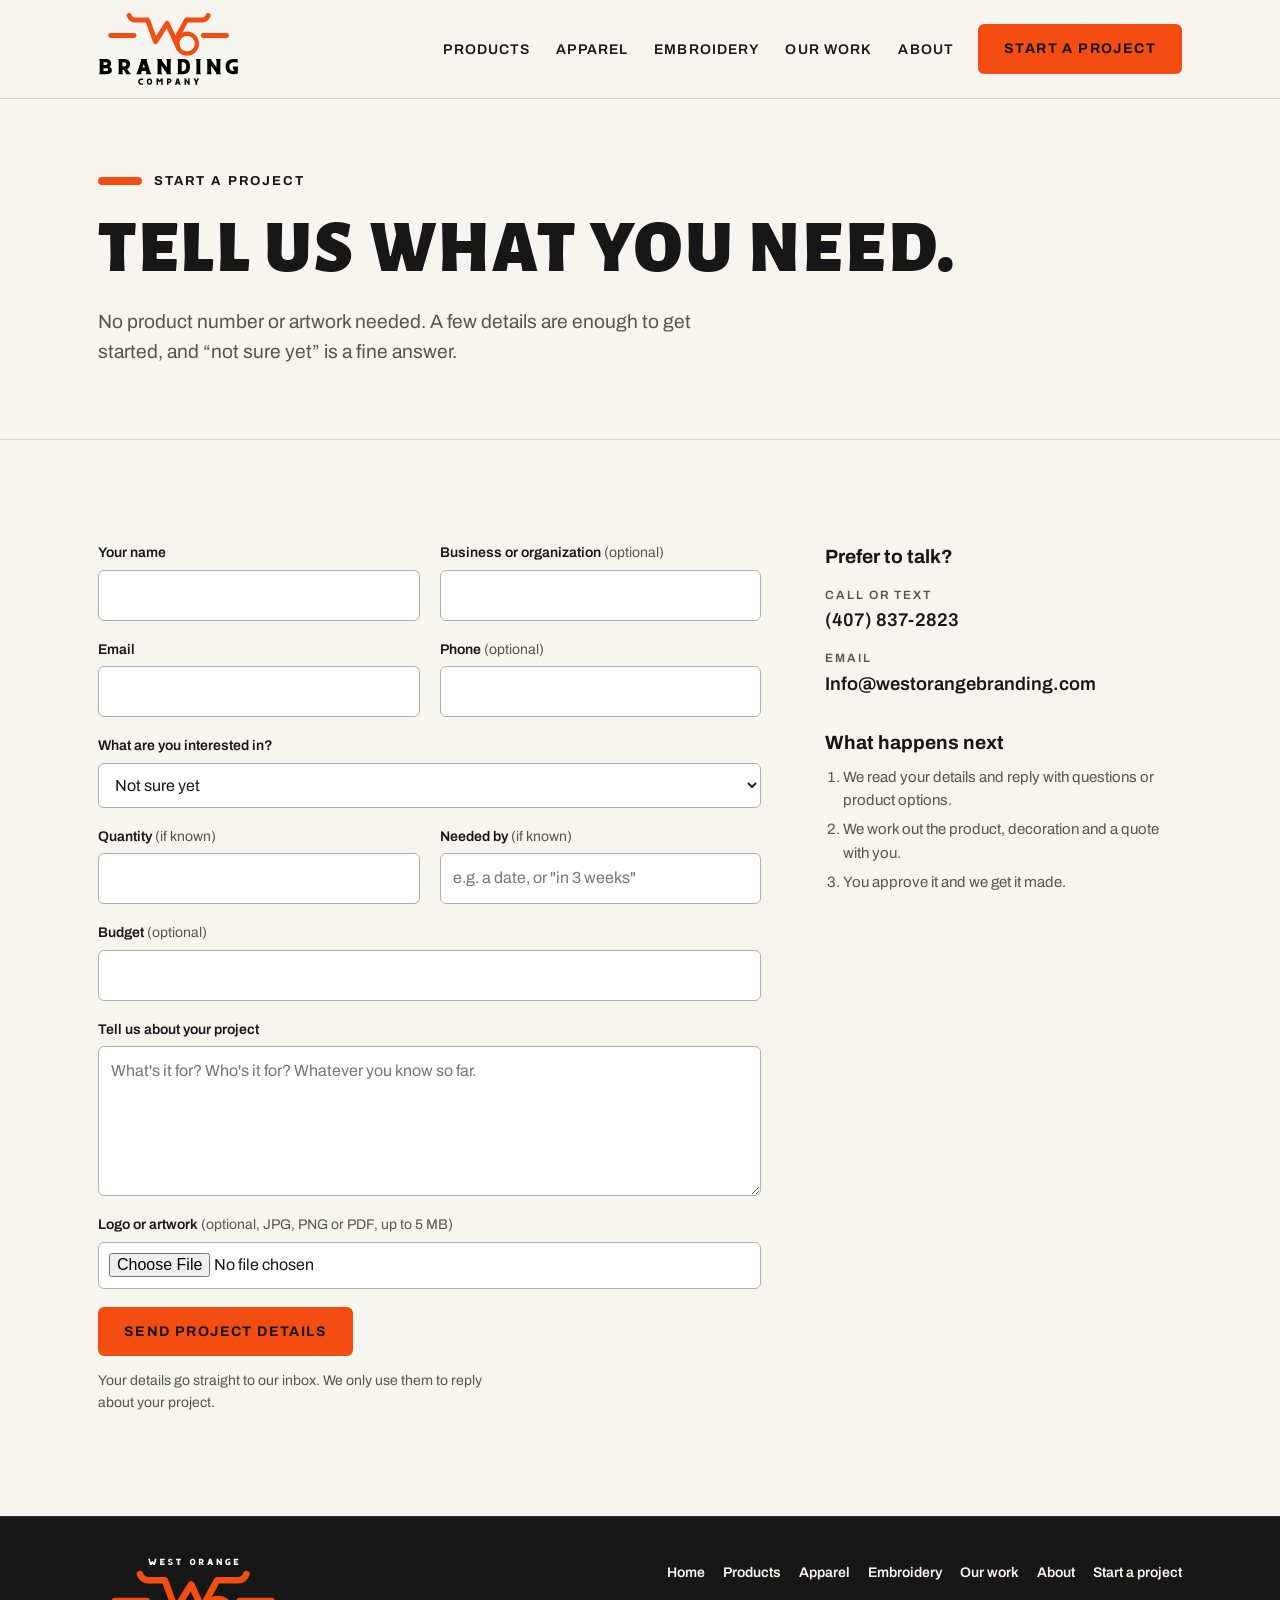
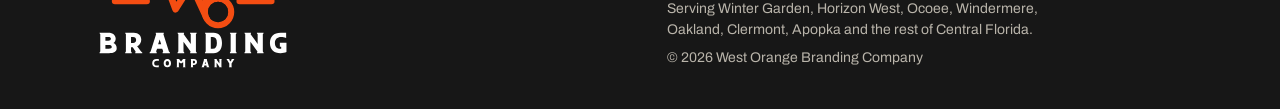
<file: start-a-project.html>
<!doctype html>
<html lang="en">
<head>
<meta charset="utf-8">
<meta name="viewport" content="width=device-width,initial-scale=1,viewport-fit=cover">
<title>Start a Project | West Orange Branding Company</title>
<meta name="description" content="Tell West Orange Branding Company what you need branded. No product number or artwork required to get started.">
<link rel="canonical" href="https://www.westorangebranding.com/start-a-project.html">
<meta property="og:type" content="website">
<meta property="og:site_name" content="West Orange Branding Company">
<meta property="og:title" content="Start a Project">
<meta property="og:description" content="Tell West Orange Branding Company what you need branded. No product number or artwork required to get started.">
<meta property="og:url" content="https://www.westorangebranding.com/start-a-project.html">
<meta property="og:image" content="https://www.westorangebranding.com/share.png">
<meta name="twitter:card" content="summary_large_image">
<link rel="icon" type="image/svg+xml" href="favicon.svg">
<link rel="preconnect" href="https://fonts.googleapis.com">
<link rel="preconnect" href="https://fonts.gstatic.com" crossorigin>
<link rel="stylesheet" href="https://fonts.googleapis.com/css2?family=Alegreya+Sans:wght@800;900&family=Archivo:wght@400;500;600;700&display=swap">
<link rel="stylesheet" href="styles.css">
</head>
<body>
<div class="site">
<header class="site-header">
  <div class="wrap">
    <a class="brand" href="index.html" aria-label="West Orange Branding Company, home"><img src="logo-header.svg" alt="WO Branding Company" width="141" height="74"></a>
    <ul class="nav-links"><li><a href="products.html">Products</a></li><li><a href="apparel.html">Apparel</a></li><li><a href="https://westorangeembroidery.com/">Embroidery</a></li><li><a href="our-work.html">Our work</a></li><li><a href="about.html">About</a></li></ul>
    <a class="btn btn-primary" href="start-a-project.html">Start a project</a>
  </div>
</header>
<main>
<section class="page-hero">
  <div class="wrap">
    <p class="marker">Start a project</p>
    <h1 class="display">Tell us what you need.</h1>
    <p class="lede">No product number or artwork needed. A few details are enough to get started, and “not sure yet” is a fine answer.</p>
  </div>
</section>

<section>
  <div class="wrap form-grid">
    <form class="project" id="project-form" action="https://formsubmit.co/info@westorangebranding.com" method="POST" enctype="multipart/form-data">
      <input type="hidden" name="_subject" value="New project request from the WOBC website">
      <input type="hidden" name="_next" value="https://www.westorangebranding.com/thanks.html">
      <input type="hidden" name="_template" value="table">
      <input type="hidden" name="_captcha" value="false">
      <input type="text" name="_honey" style="display:none" tabindex="-1" autocomplete="off" aria-hidden="true">
      <div class="field"><label for="pf-name">Your name</label><input id="pf-name" name="name" type="text" autocomplete="name" required></div>
      <div class="field"><label for="pf-org">Business or organization <span>(optional)</span></label><input id="pf-org" name="organization" type="text" autocomplete="organization"></div>
      <div class="field"><label for="pf-email">Email</label><input id="pf-email" name="email" type="email" autocomplete="email" required></div>
      <div class="field"><label for="pf-phone">Phone <span>(optional)</span></label><input id="pf-phone" name="phone" type="tel" autocomplete="tel"></div>
      <div class="field full"><label for="pf-interest">What are you interested in?</label>
        <select id="pf-interest" name="interest">
          <option>Not sure yet</option><option>Apparel</option><option>Hats</option><option>Promotional products</option><option>Drinkware</option><option>Print</option><option>Gifts and awards</option><option>Signs and displays</option><option>Something else</option>
        </select></div>
      <div class="field"><label for="pf-qty">Quantity <span>(if known)</span></label><input id="pf-qty" name="quantity" type="text" inputmode="numeric"></div>
      <div class="field"><label for="pf-date">Needed by <span>(if known)</span></label><input id="pf-date" name="date" type="text" placeholder="e.g. a date, or &quot;in 3 weeks&quot;"></div>
      <div class="field full"><label for="pf-budget">Budget <span>(optional)</span></label><input id="pf-budget" name="budget" type="text"></div>
      <div class="field full"><label for="pf-details">Tell us about your project</label><textarea id="pf-details" name="details" required placeholder="What's it for? Who's it for? Whatever you know so far."></textarea></div>
      <div class="field full"><label for="pf-file">Logo or artwork <span>(optional, JPG, PNG or PDF, up to 5 MB)</span></label><input id="pf-file" name="attachment" type="file" accept=".jpg,.jpeg,.png,.pdf"></div>
      <p class="status" id="form-status" role="status" aria-live="polite"></p>
      <div class="form-foot">
        <button class="btn btn-primary" type="submit">Send project details</button>
        <p>Your details go straight to our inbox. We only use them to reply about your project.</p>
      </div>
    </form>
    <div class="side">
      <h2>Prefer to talk?</h2>
      <dl>
        <dt>Call or text</dt><dd><a href="tel:+14078372823">(407) 837-2823</a></dd>
        <dt>Email</dt><dd><a href="mailto:Info@westorangebranding.com">Info@westorangebranding.com</a></dd>
      </dl>
      <h2>What happens next</h2>
      <ol>
        <li>We read your details and reply with questions or product options.</li>
        <li>We work out the product, decoration and a quote with you.</li>
        <li>You approve it and we get it made.</li>
      </ol>
      
    </div>
  </div>
</section>

</main>
<footer class="dark">
  <div class="wrap">
    <img src="logo-footer.svg" alt="West Orange Branding Company" width="190" height="112">
    <div>
      <ul class="foot-links"><li><a href="index.html">Home</a></li><li><a href="products.html">Products</a></li><li><a href="apparel.html">Apparel</a></li><li><a href="https://westorangeembroidery.com/">Embroidery</a></li><li><a href="our-work.html">Our work</a></li><li><a href="about.html">About</a></li><li><a href="start-a-project.html">Start a project</a></li></ul>
      <p>Serving Winter Garden, Horizon West, Ocoee, Windermere, Oakland, Clermont, Apopka and the rest of Central Florida.</p>
      <p>&copy; 2026 West Orange Branding Company</p>
    </div>
  </div>
</footer></div>
</body>
</html>
</file>
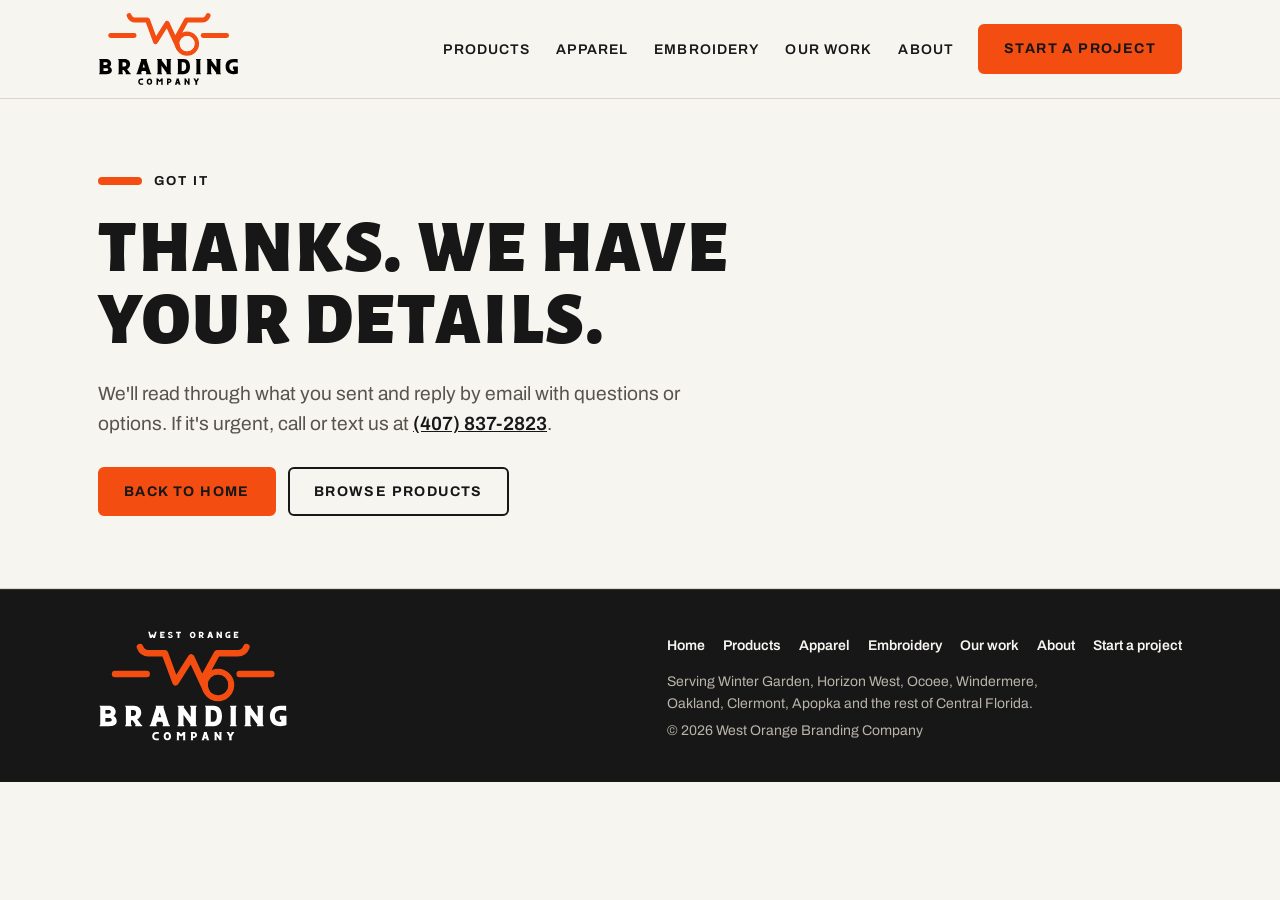
<file: thanks.html>
<!doctype html>
<html lang="en">
<head>
<meta charset="utf-8">
<meta name="viewport" content="width=device-width,initial-scale=1,viewport-fit=cover">
<title>Thanks | West Orange Branding Company</title>
<meta name="description" content="Your project details were sent to West Orange Branding Company.">
<meta name="robots" content="noindex">
<link rel="canonical" href="https://www.westorangebranding.com/thanks.html">
<meta property="og:type" content="website">
<meta property="og:site_name" content="West Orange Branding Company">
<meta property="og:title" content="Thanks">
<meta property="og:description" content="Your project details were sent to West Orange Branding Company.">
<meta property="og:url" content="https://www.westorangebranding.com/thanks.html">
<meta property="og:image" content="https://www.westorangebranding.com/share.png">
<meta name="twitter:card" content="summary_large_image">
<link rel="icon" type="image/svg+xml" href="favicon.svg">
<link rel="preconnect" href="https://fonts.googleapis.com">
<link rel="preconnect" href="https://fonts.gstatic.com" crossorigin>
<link rel="stylesheet" href="https://fonts.googleapis.com/css2?family=Alegreya+Sans:wght@800;900&family=Archivo:wght@400;500;600;700&display=swap">
<link rel="stylesheet" href="styles.css">
</head>
<body>
<div class="site">
<header class="site-header">
  <div class="wrap">
    <a class="brand" href="index.html" aria-label="West Orange Branding Company, home"><img src="logo-header.svg" alt="WO Branding Company" width="141" height="74"></a>
    <ul class="nav-links"><li><a href="products.html">Products</a></li><li><a href="apparel.html">Apparel</a></li><li><a href="https://westorangeembroidery.com/">Embroidery</a></li><li><a href="our-work.html">Our work</a></li><li><a href="about.html">About</a></li></ul>
    <a class="btn btn-primary" href="start-a-project.html">Start a project</a>
  </div>
</header>
<main>
<section class="page-hero">
  <div class="wrap">
    <p class="marker">Got it</p>
    <h1 class="display">Thanks. We have your details.</h1>
    <p class="lede">We'll read through what you sent and reply by email with questions or options. If it's urgent, call or text us at <a href="tel:+14078372823">(407) 837-2823</a>.</p>
    <div class="actions"><a class="btn btn-primary" href="index.html">Back to home</a><a class="btn btn-ghost" href="products.html">Browse products</a></div>
  </div>
</section>
</main>
<footer class="dark">
  <div class="wrap">
    <img src="logo-footer.svg" alt="West Orange Branding Company" width="190" height="112">
    <div>
      <ul class="foot-links"><li><a href="index.html">Home</a></li><li><a href="products.html">Products</a></li><li><a href="apparel.html">Apparel</a></li><li><a href="https://westorangeembroidery.com/">Embroidery</a></li><li><a href="our-work.html">Our work</a></li><li><a href="about.html">About</a></li><li><a href="start-a-project.html">Start a project</a></li></ul>
      <p>Serving Winter Garden, Horizon West, Ocoee, Windermere, Oakland, Clermont, Apopka and the rest of Central Florida.</p>
      <p>&copy; 2026 West Orange Branding Company</p>
    </div>
  </div>
</footer></div>
</body>
</html>
</file>
<file: styles.css>
/* WOBC site styles.
   Layout: left-aligned grid; the orange capsule bar from the logo marks each section; one dark band closes every page with an oversized WO. */
:root{
  --paper:#F7F5F0;      /* warm white ground */
  --panel:#ECE8DF;      /* photo slots, quiet fills */
  --ink:#171717;        /* text, dark band */
  --ink-soft:#57534D;   /* secondary text */
  --rule:#D9D4C8;       /* hairlines */
  --orange:#F44D12;     /* from the logo master */
  --white:#FFFFFF;
  --on-dark:#F7F5F0;
  --on-dark-soft:#B9B4AA;
  --display:"Alegreya Sans","Optima","Candara","Segoe UI",sans-serif;
  --display-weight:900;
  --body:"Archivo","Helvetica Neue",Arial,sans-serif;
  --gutter:clamp(16px,4vw,48px);
  --max:1180px;
  color-scheme:light;
}
*{box-sizing:border-box}
html{scroll-behavior:smooth}
@media (prefers-reduced-motion:reduce){html{scroll-behavior:auto}}
body{margin:0;background:var(--paper);color:var(--ink);font-family:var(--body);font-size:17px;line-height:1.55;-webkit-font-smoothing:antialiased}
img{max-width:100%}
a{color:inherit}
:focus-visible{outline:3px solid var(--ink);outline-offset:3px}
.dark :focus-visible{outline-color:var(--on-dark)}
.wrap{max-width:var(--max);margin-inline:auto;padding-inline:var(--gutter)}
[id]{scroll-margin-top:120px}

/* review-only material */
.review-bar,.review-only,.todo,.slot .note{display:none}
.review .review-bar,.review .review-only,.review .todo,.review .slot .note{display:block}
.review-bar{background:var(--ink);color:var(--on-dark);font-size:13px}
.review-bar .wrap{padding-block:8px}
.review-bar strong{font-weight:600}
.todo{border:1.5px dashed #B5AE9F;border-radius:6px;background:var(--white);padding:14px 16px;font-size:14px;line-height:1.45;color:var(--ink-soft);max-width:44em;margin:24px 0 0}
.todo b{display:block;color:var(--ink);font-size:12px;letter-spacing:.14em;text-transform:uppercase;margin-bottom:4px}

/* header */
.site-header{position:sticky;top:env(safe-area-inset-top,0px);z-index:10;background:var(--paper);border-bottom:1px solid var(--rule)}
.site-header .wrap{display:flex;flex-wrap:wrap;align-items:center;justify-content:space-between;gap:10px 24px;padding-block:12px}
.brand{display:block;line-height:0}
.brand img{height:74px;width:auto;display:block}
.nav-links{display:flex;gap:26px;list-style:none;margin:0 0 0 auto;padding:0}
.nav-links a{text-decoration:none;font-weight:600;font-size:14px;letter-spacing:.08em;text-transform:uppercase;padding-block:6px;border-bottom:3px solid transparent}
.nav-links a:hover{color:var(--orange)}
.nav-links a[aria-current="page"]{border-bottom-color:var(--orange)}

/* buttons and links */
.btn{display:inline-block;font-family:var(--body);font-weight:700;font-size:14px;letter-spacing:.1em;text-transform:uppercase;text-decoration:none;padding:15px 24px;border-radius:6px;border:2px solid var(--ink);line-height:1.1;white-space:nowrap;cursor:pointer}
.btn-primary{background:var(--orange);border-color:var(--orange);color:var(--ink)}
.btn-primary:hover{background:var(--ink);border-color:var(--ink);color:var(--paper)}
.btn-ghost{background:transparent;color:var(--ink)}
.btn-ghost:hover{background:var(--ink);color:var(--paper)}
.dark .btn-primary:hover{background:var(--on-dark);border-color:var(--on-dark);color:var(--ink)}
.more{display:inline-block;margin-top:14px;font-weight:700;font-size:14px;letter-spacing:.08em;text-transform:uppercase;text-decoration:none;border-bottom:3px solid var(--orange);padding-bottom:2px}
.more:hover{color:var(--orange)}

/* shared type */
.display{font-family:var(--display);font-weight:var(--display-weight);text-transform:uppercase;letter-spacing:.035em;line-height:.98;margin:0;text-wrap:balance}
.wrap .marker{display:flex;align-items:center;gap:12px;font-size:13px;font-weight:700;letter-spacing:.16em;text-transform:uppercase;margin:0 0 22px;max-width:none;color:inherit}
.wrap .marker::before{content:"";width:44px;height:8px;border-radius:4px;background:var(--orange);flex:none}
.lede{font-size:clamp(1.05rem,1.5vw,1.25rem);color:var(--ink-soft);max-width:34em;margin:0}
section{padding-block:clamp(56px,8vw,104px)}
h2.display{font-size:clamp(2rem,4.6vw,3.4rem)}
.alt{background:var(--white);border-block:1px solid var(--rule)}
.head-row{display:flex;flex-wrap:wrap;justify-content:space-between;align-items:flex-end;gap:20px}
.prose p{margin:18px 0 0;font-size:clamp(1.05rem,1.5vw,1.2rem);max-width:32em}

/* photo slots */
.slot{background:var(--panel);border:1px solid var(--rule);border-radius:6px;display:flex;flex-direction:column;justify-content:flex-end;padding:16px;max-width:100%;color:var(--ink-soft);font-size:13px;line-height:1.4;position:relative}
.slot::before{content:"";position:absolute;inset:0;background:url(mark-bars-orange.svg) center 42%/62% auto no-repeat;opacity:.2}
.review .slot{border:1.5px dashed #B5AE9F}
.review .slot::before{opacity:.13}
.slot .note{position:relative}
.slot .note b{display:block;color:var(--ink);font-size:12px;letter-spacing:.14em;text-transform:uppercase;margin-bottom:4px}
.r45{aspect-ratio:4/5}.r11{aspect-ratio:1/1}.r43{aspect-ratio:4/3}.r32{aspect-ratio:3/2}

/* home hero */
.hero{padding-block:clamp(40px,6vw,80px) clamp(48px,7vw,88px)}
.hero .wrap{display:grid;grid-template-columns:minmax(0,1.15fr) minmax(0,.85fr);gap:clamp(28px,5vw,64px);align-items:center}
.hero h1{font-size:clamp(2.7rem,7.4vw,5.9rem)}
.hero h1 em{font-style:normal;color:var(--orange);display:block}
.hero .lede{margin-top:26px}
.actions{display:flex;flex-wrap:wrap;gap:12px;margin-top:32px}
.facts{display:flex;flex-wrap:wrap;gap:8px 28px;list-style:none;padding:22px 0 0;margin:40px 0 0;border-top:1px solid var(--rule);font-size:14px;font-weight:600}
.facts li{display:flex;align-items:center;gap:10px}
.facts li::before{content:"";width:16px;height:5px;border-radius:3px;background:var(--orange)}

/* inner page hero */
.page-hero{padding-block:clamp(40px,6vw,72px) clamp(40px,6vw,72px);border-bottom:1px solid var(--rule)}
.page-hero h1{font-size:clamp(2.4rem,6vw,4.6rem)}
.page-hero .lede{margin-top:22px}
.page-hero.split .wrap{display:grid;grid-template-columns:minmax(0,1.15fr) minmax(0,.85fr);gap:clamp(28px,5vw,64px);align-items:center}

/* two-column text blocks */
.two{display:grid;grid-template-columns:minmax(0,.9fr) minmax(0,1.1fr);gap:clamp(24px,5vw,72px);align-items:start}
.two.media{grid-template-columns:minmax(0,.8fr) minmax(0,1.2fr);align-items:center}
.two .big p{margin:0 0 1em;font-size:clamp(1.05rem,1.6vw,1.3rem);max-width:32em}
.two .big p:last-child{margin-bottom:0}
.aside-note{font-size:15px;color:var(--ink-soft);border-left:3px solid var(--orange);padding-left:14px;margin-top:28px;max-width:34em}

/* text tiles (categories, needs, facts) */
.tiles{display:grid;grid-template-columns:repeat(4,minmax(0,1fr));gap:0 28px;margin-top:44px}
.tiles.three{grid-template-columns:repeat(3,minmax(0,1fr))}
.tiles.two-up{grid-template-columns:repeat(2,minmax(0,1fr))}
.tile{border-top:3px solid var(--ink);padding:18px 0 34px;text-decoration:none;display:block}
.tile h3{font-family:var(--display);font-weight:var(--display-weight);text-transform:uppercase;letter-spacing:.04em;font-size:1.45rem;line-height:1.05;margin:0 0 8px}
.tile p{margin:0;color:var(--ink-soft);font-size:15px}
a.tile:hover{border-top-color:var(--orange)}
a.tile:hover h3{color:var(--orange)}
.tile.accent{border-top-color:var(--orange)}

/* photo cards (collections, apparel types, work) */
.cards{display:grid;grid-template-columns:repeat(4,minmax(0,1fr));gap:40px 24px;margin-top:44px}
.cards.three{grid-template-columns:repeat(3,minmax(0,1fr))}
.card{display:flex;flex-direction:column;min-width:0}
.card h3{font-family:var(--display);font-weight:var(--display-weight);text-transform:uppercase;letter-spacing:.04em;font-size:1.4rem;line-height:1.05;margin:16px 0 6px}
.card p{margin:0;color:var(--ink-soft);font-size:15px}
.card .more{align-self:flex-start;font-size:13px}
.card.solid{background:var(--ink);color:var(--on-dark);border-radius:6px;padding:22px;justify-content:flex-end}
.card.solid h3{margin-top:0}
.card.solid p{color:var(--on-dark-soft)}
.card.solid .more{color:var(--on-dark)}

/* steps */
.steps{display:grid;grid-template-columns:repeat(3,minmax(0,1fr));gap:36px;list-style:none;padding:0;margin:44px 0 0;counter-reset:s}
.steps li{counter-increment:s}
.steps li::before{content:counter(s);font-family:var(--display);font-weight:var(--display-weight);font-size:4.2rem;line-height:.9;color:var(--orange);display:block;margin-bottom:14px}
.steps h3{font-size:1.2rem;font-weight:700;margin:0 0 8px}
.steps p{margin:0;color:var(--ink-soft);font-size:16px}

/* empty state */
.empty{background:var(--white);border:1px solid var(--rule);border-radius:6px;padding:clamp(24px,4vw,44px);max-width:46em}
.empty h2{font-size:clamp(1.6rem,3.4vw,2.4rem)}
.empty p{margin:14px 0 0;color:var(--ink-soft);max-width:34em}

/* form */
.form-grid{display:grid;grid-template-columns:minmax(0,1.3fr) minmax(0,.7fr);gap:clamp(28px,5vw,72px);align-items:start}
form.project{display:grid;grid-template-columns:repeat(2,minmax(0,1fr));gap:18px 20px}
.field{display:flex;flex-direction:column;gap:6px;min-width:0}
.field.full{grid-column:1/-1}
.field label{font-size:14px;font-weight:600}
.field label span{font-weight:400;color:var(--ink-soft)}
.field input,.field select,.field textarea{font:inherit;font-size:16px;color:var(--ink);background:var(--white);border:1.5px solid #B5AE9F;border-radius:6px;padding:12px 12px;width:100%;min-width:0}
.field textarea{min-height:150px;resize:vertical}
.field input:focus,.field select:focus,.field textarea:focus{outline:3px solid var(--ink);outline-offset:1px;border-color:var(--ink)}
.form-foot{grid-column:1/-1;display:flex;flex-wrap:wrap;align-items:center;gap:14px 20px}
.form-foot p{margin:0;font-size:14px;color:var(--ink-soft);max-width:30em}
.status{grid-column:1/-1;margin:0;font-size:15px;font-weight:600;border-left:3px solid var(--orange);padding-left:12px}
.status:empty{display:none}
.side h2{font-size:1.2rem;font-weight:700;margin:0 0 6px}
.side dl{margin:0 0 30px}
.side dt{font-size:12px;letter-spacing:.16em;text-transform:uppercase;color:var(--ink-soft);font-weight:600;margin-top:14px}
.side dd{margin:2px 0 0;font-size:1.15rem;font-weight:600;overflow-wrap:anywhere}
.side dd a{text-decoration:none}
.side dd a:hover{color:var(--orange)}
.side ol{margin:8px 0 0;padding-left:1.2em;color:var(--ink-soft);font-size:15px}
.side li{margin-bottom:6px}

/* closing band */
.dark{background:var(--ink);color:var(--on-dark)}
.close{position:relative;overflow:hidden}
.close::after{content:"";position:absolute;right:-6%;bottom:-22%;width:min(78%,860px);aspect-ratio:654/351;background:url(mark-orange.svg) center/contain no-repeat;opacity:.16;pointer-events:none}
.close .wrap{position:relative;z-index:1}
.close h2{font-size:clamp(2.3rem,6vw,4.6rem)}
.close .lede{color:var(--on-dark-soft);margin-top:20px}
.close .actions{margin-top:30px}
.contact{display:grid;grid-template-columns:repeat(2,minmax(0,max-content));gap:10px 48px;margin:36px 0 0;padding:0}
.contact div{min-width:0}
.contact dt{font-size:12px;letter-spacing:.16em;text-transform:uppercase;color:var(--on-dark-soft);font-weight:600}
.contact dd{margin:2px 0 0;font-size:clamp(1.15rem,2.4vw,1.6rem);font-weight:600;overflow-wrap:anywhere}
.contact dd a{text-decoration:none}
.contact dd a:hover{color:var(--orange)}

/* footer */
footer{border-top:1px solid #34312D}
footer .wrap{display:flex;flex-wrap:wrap;justify-content:space-between;align-items:flex-end;gap:28px;padding-block:40px}
footer img{width:190px;height:auto;display:block}
footer p{margin:0;font-size:14px;color:var(--on-dark-soft);max-width:30em}
footer p + p{margin-top:6px}
.foot-links{display:flex;flex-wrap:wrap;gap:6px 18px;list-style:none;padding:0;margin:0 0 14px;font-size:14px;font-weight:600}
.foot-links a{text-decoration:none}
.foot-links a:hover{color:var(--orange)}

@media (max-width:980px){
  .cards{grid-template-columns:repeat(2,minmax(0,1fr))}
  .cards.three{grid-template-columns:repeat(2,minmax(0,1fr))}
  .tiles{grid-template-columns:repeat(2,minmax(0,1fr))}
}
@media (max-width:900px){
  .nav-links{order:3;width:100%;margin:0;gap:18px;justify-content:space-between}
  .nav-links a{font-size:12px}
  .hero .wrap,.page-hero.split .wrap,.two,.two.media,.form-grid{grid-template-columns:minmax(0,1fr)}
  .hero .slot,.page-hero .slot,.two.media .slot{aspect-ratio:16/10}
  .steps,.tiles.three{grid-template-columns:minmax(0,1fr);gap:28px}
  .tiles.three{gap:0}
  [id]{scroll-margin-top:150px}
}
@media (max-width:520px){
  .nav-links{gap:6px 10px;flex-wrap:wrap}
  .nav-links a{font-size:11px;letter-spacing:.04em}
  .brand img{height:58px}
  .site-header .btn{padding:12px 14px;font-size:12px}
  .tiles,.tiles.two-up,.cards,.cards.three{grid-template-columns:minmax(0,1fr)}
  .cards .slot{aspect-ratio:16/10}
  .contact{grid-template-columns:minmax(0,1fr)}
  form.project{grid-template-columns:minmax(0,1fr)}
  .actions .btn{flex:1 1 auto;text-align:center}
}
.field input[type=file]{padding:10px;background:var(--white)}
.page-hero .actions{margin-top:28px}
.lede a{color:var(--ink);font-weight:600}

/* real photos in slots */
figure.slot{margin:0}
.slot.has-img,.review .slot.has-img{padding:0;border:0;overflow:hidden;background:var(--panel)}
.slot.has-img::before{display:none}
.slot.has-img img{width:100%;height:100%;object-fit:cover;display:block}

/* whole card is the link */
a.card{text-decoration:none;color:inherit}
a.card:hover h3,a.card:hover .more{color:var(--orange)}
a.card:hover .slot{border-color:var(--ink)}
a.card.solid:hover h3{color:var(--on-dark)}
a.card.solid:hover .more{color:var(--orange)}
</file>
